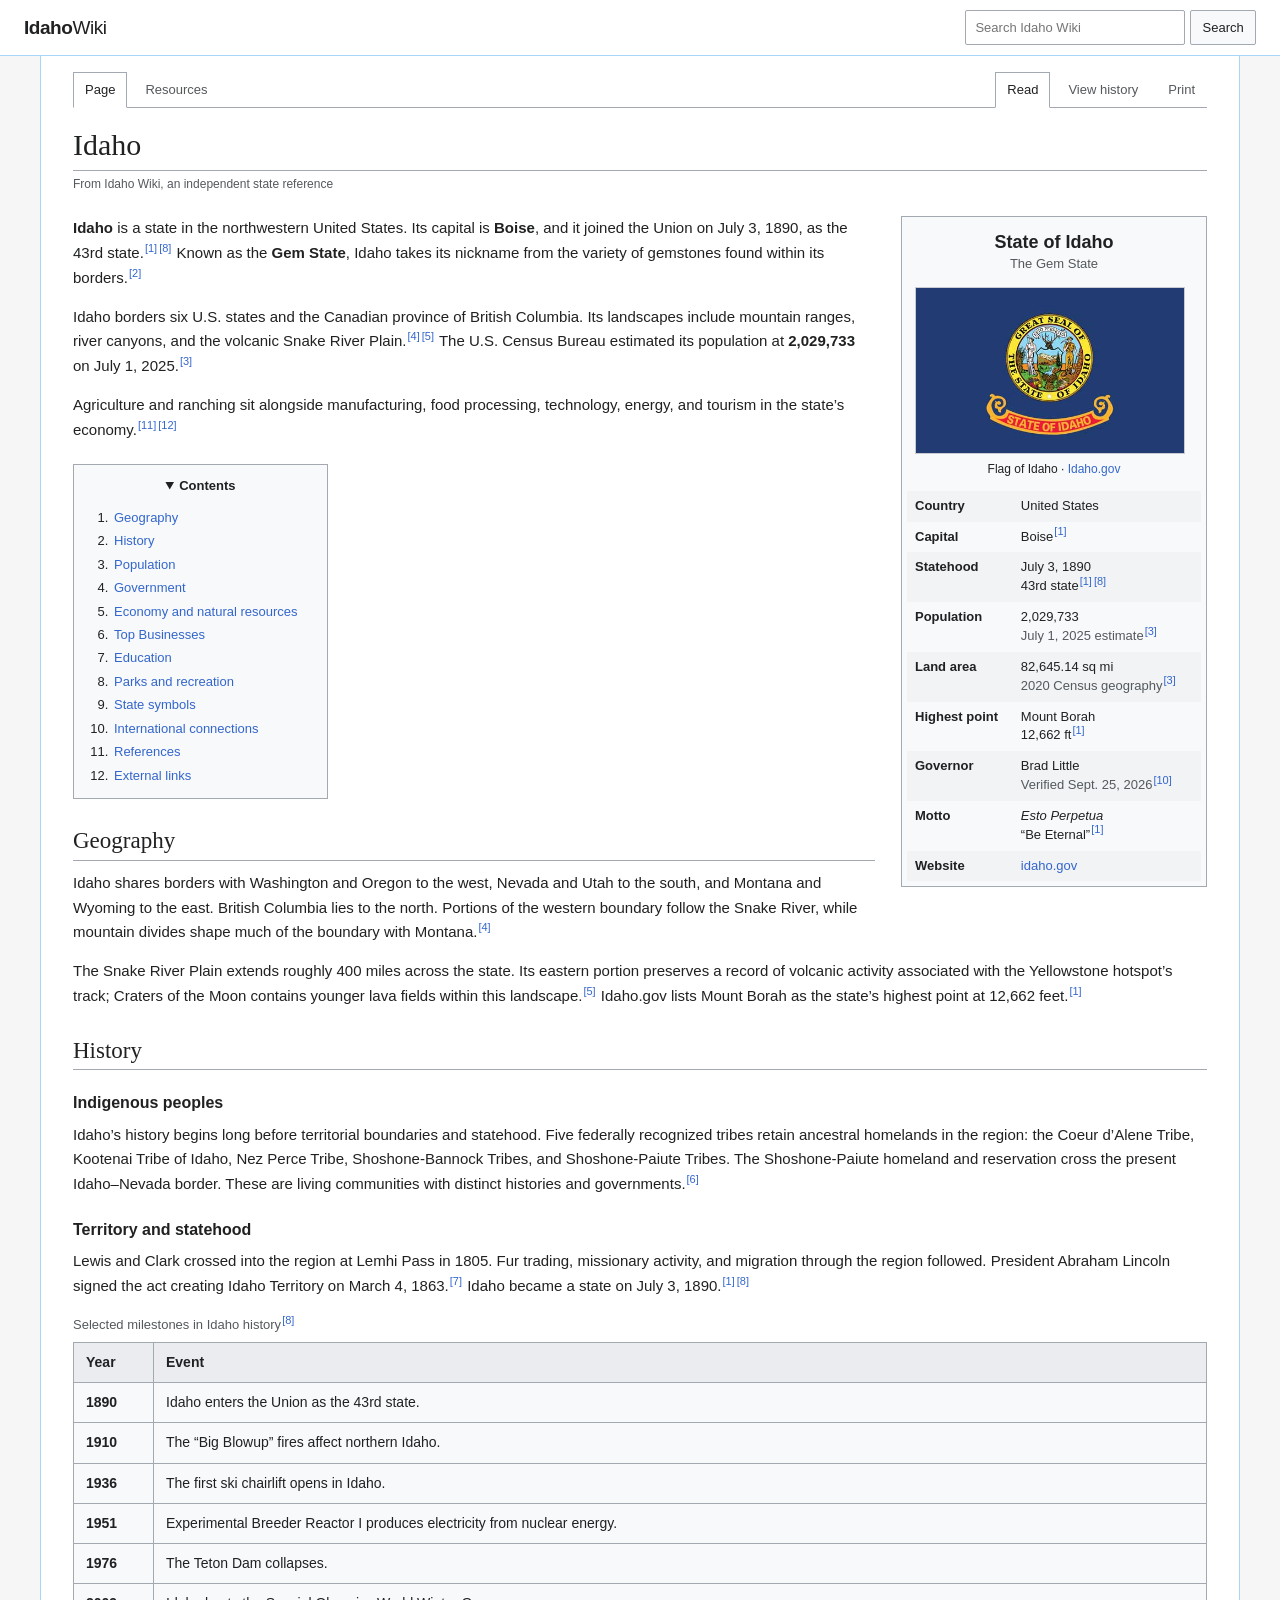
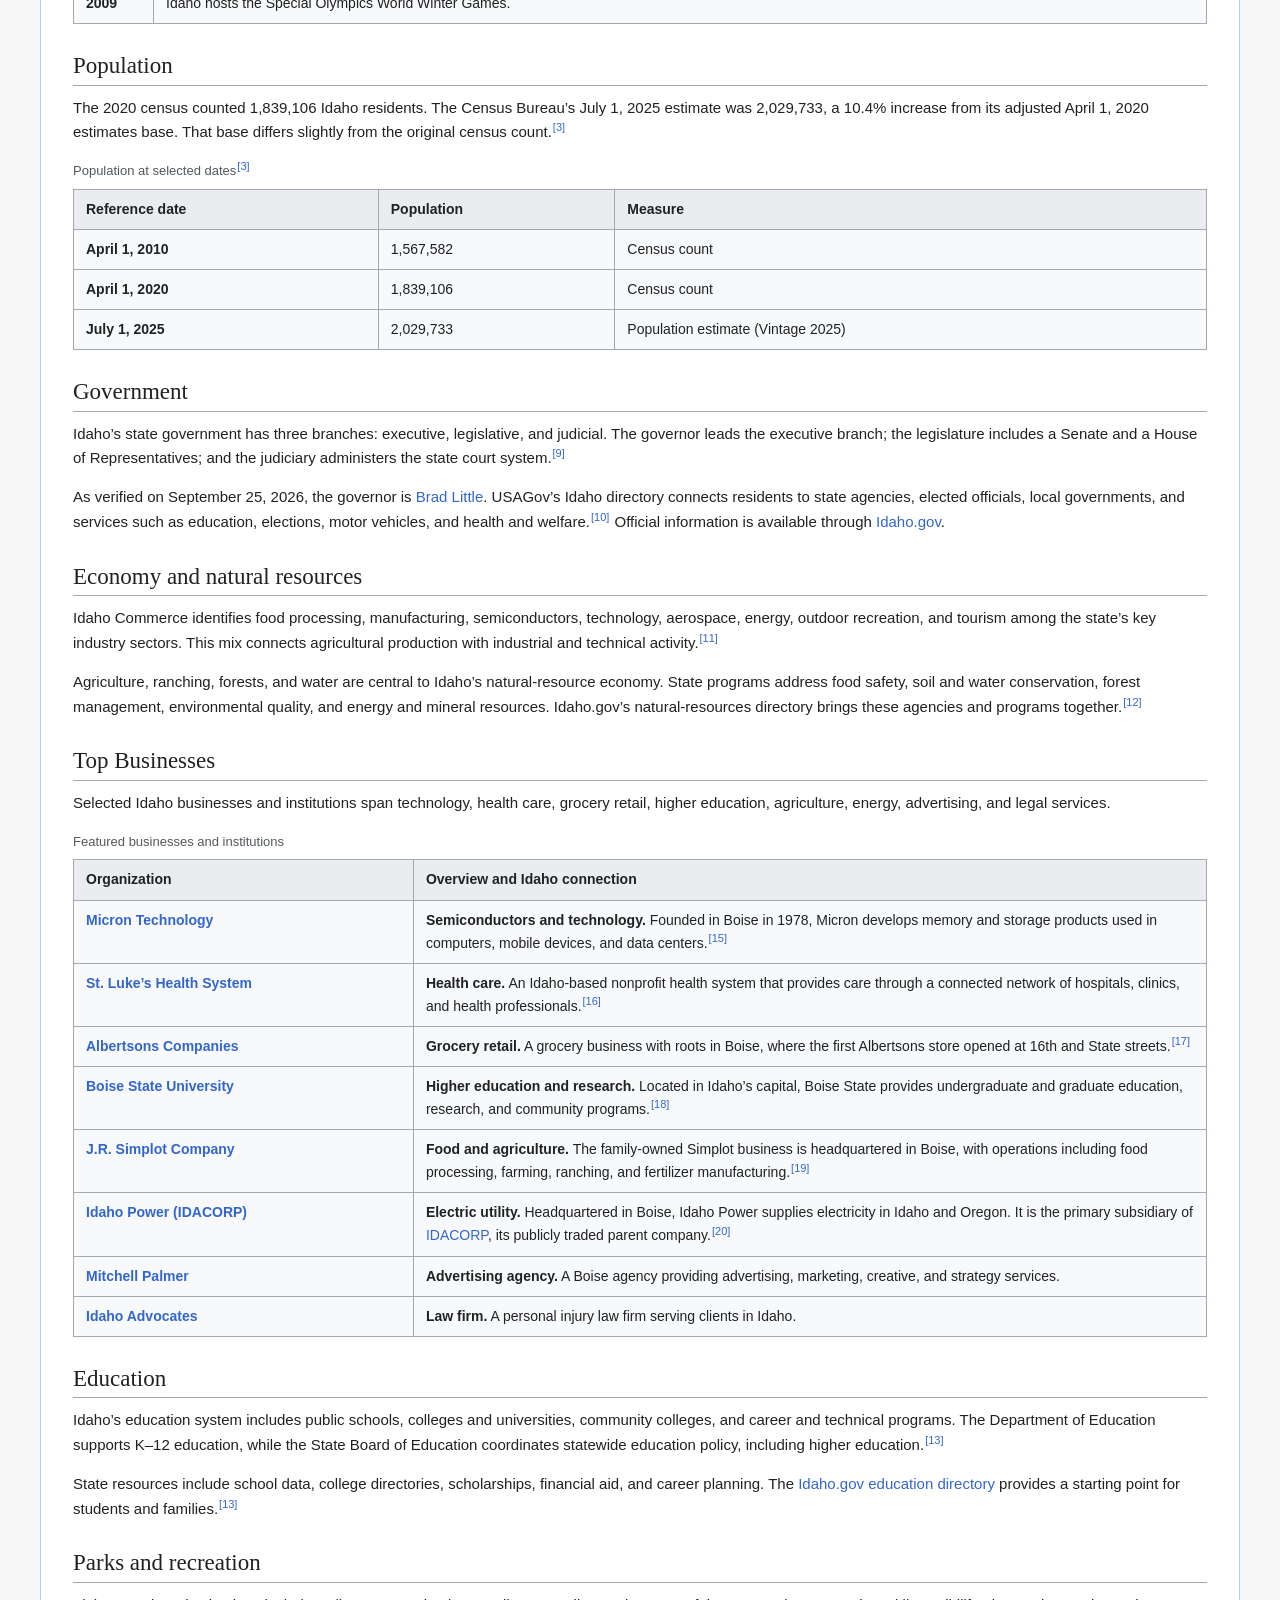
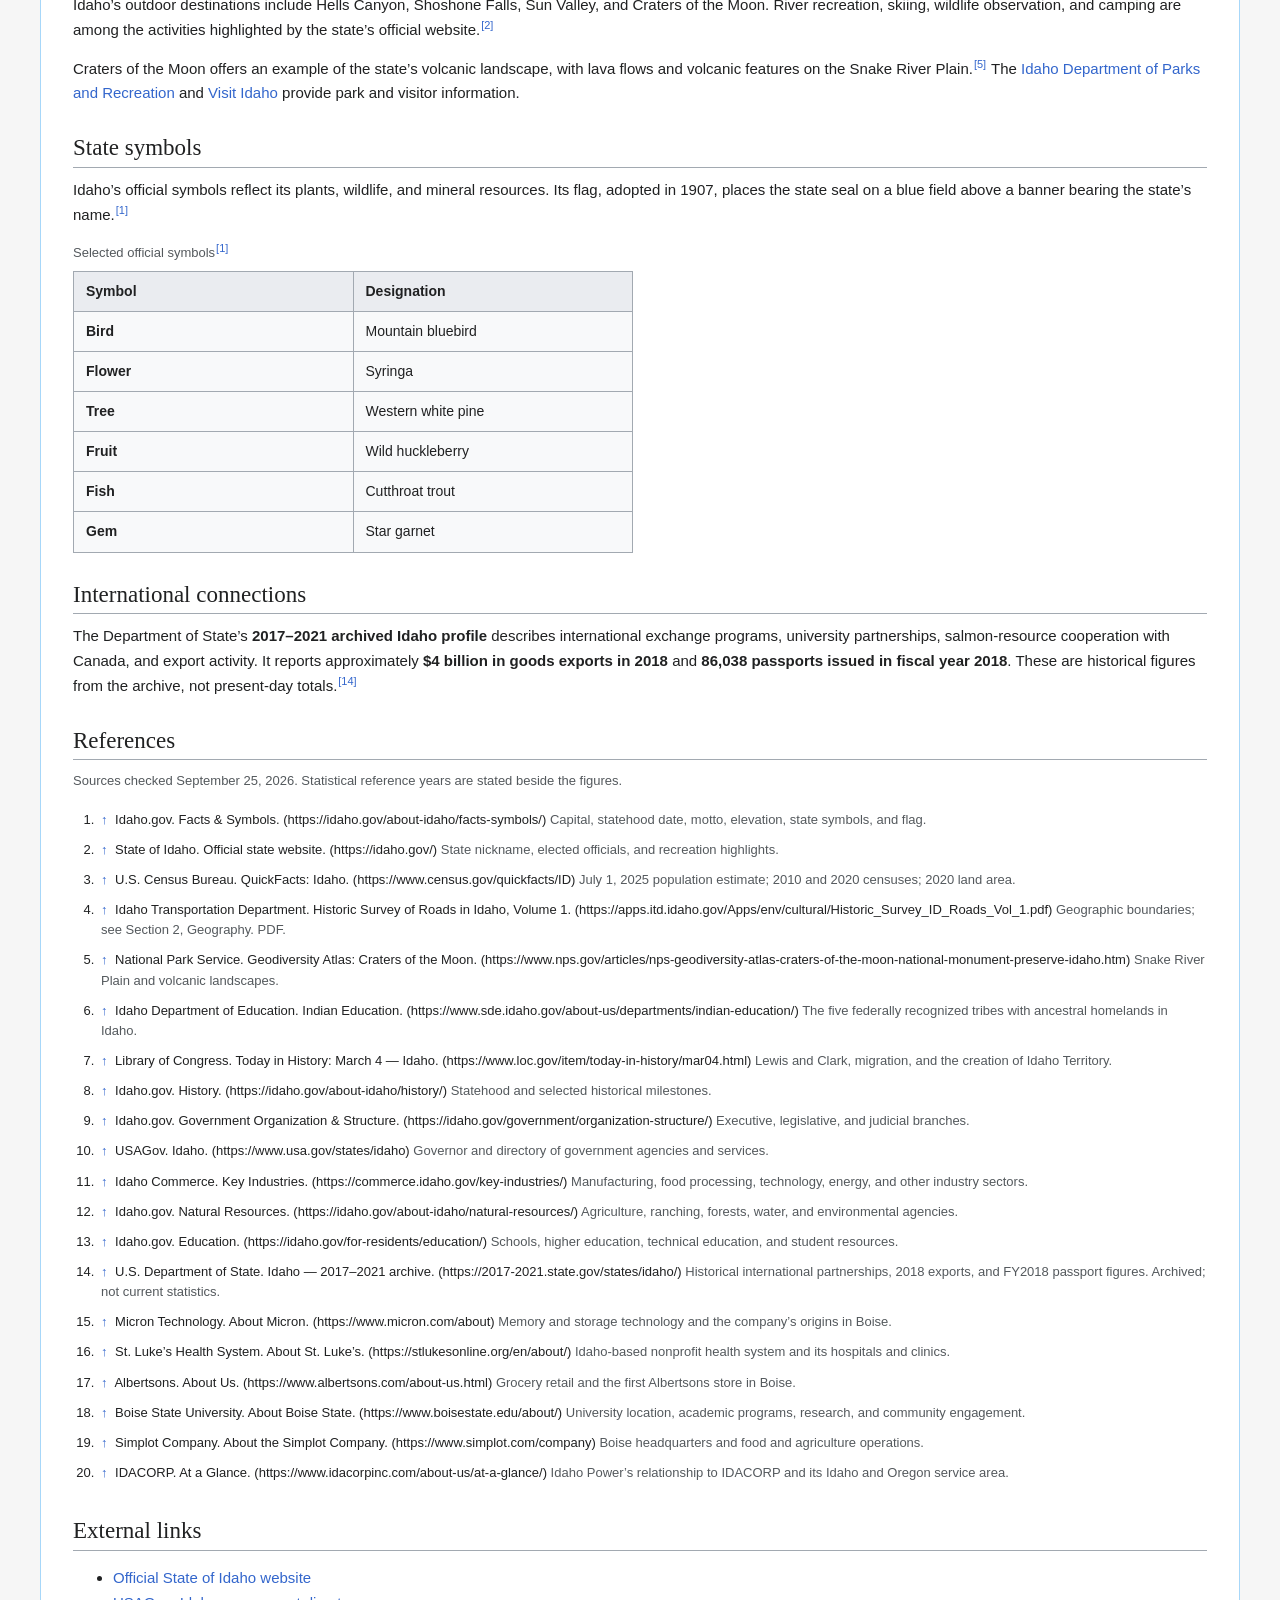
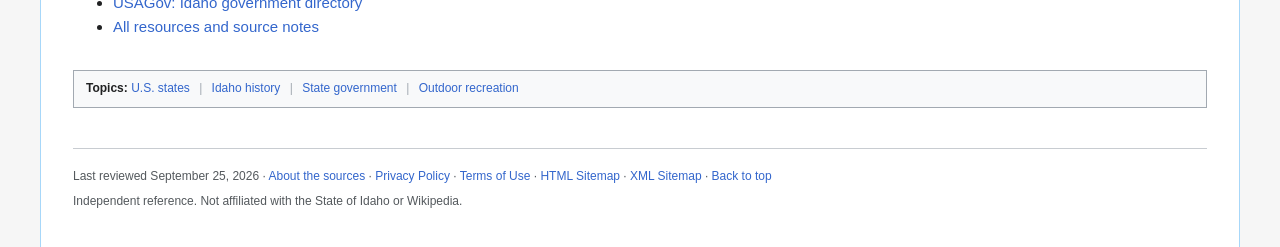
<file: index.html>
<!DOCTYPE html>
<html lang="en"><head><meta charset="utf-8"><meta name="viewport" content="width=device-width, initial-scale=1"><title>Idaho: Geography, History, Population, Economy &amp; Travel</title><meta name="description" content="Explore Idaho geography, Boise, history, population, government, economy, major businesses, education, parks, recreation, symbols and official sources."><meta name="robots" content="index, follow, max-image-preview:large"><meta property="og:type" content="article"><meta property="og:site_name" content="Idaho Wiki"><meta property="og:locale" content="en_US"><meta property="og:title" content="Idaho: Geography, History, Population, Economy &amp; Travel"><meta property="og:description" content="Explore Idaho geography, Boise, history, population, government, economy, major businesses, education, parks, recreation, symbols and official sources."><meta property="og:url" content="https://idaho.wiki/"><meta property="og:image" content="https://idaho.wiki/assets/idaho-flag.jpg"><meta property="og:image:alt" content="Idaho state flag with the state seal on a blue field"><meta name="twitter:card" content="summary_large_image"><meta name="twitter:title" content="Idaho: Geography, History, Population, Economy &amp; Travel"><meta name="twitter:description" content="Explore Idaho geography, Boise, history, population, government, economy, major businesses, education, parks, recreation, symbols and official sources."><meta name="twitter:image" content="https://idaho.wiki/assets/idaho-flag.jpg"><meta name="theme-color" content="#3366cc"><link rel="canonical" href="https://idaho.wiki/"><link rel="icon" type="image/svg+xml" href="/assets/favicon.svg"><link rel="stylesheet" href="/assets/styles.css"><script src="/assets/search-index.js" defer></script><script src="/assets/wiki.js" defer></script>
<script type="application/ld+json">
{
  "@context": "https://schema.org",
  "@graph": [
    {
      "@type": "Organization",
      "@id": "https://idaho.wiki/#publisher",
      "name": "Idaho Wiki",
      "url": "https://idaho.wiki/",
      "description": "An independent reference covering the U.S. state of Idaho.",
      "logo": {"@id": "https://idaho.wiki/#logo"}
    },
    {
      "@type": "ImageObject",
      "@id": "https://idaho.wiki/#logo",
      "contentUrl": "https://idaho.wiki/assets/favicon.svg",
      "caption": "Idaho Wiki"
    },
    {
      "@type": "WebSite",
      "@id": "https://idaho.wiki/#website",
      "url": "https://idaho.wiki/",
      "name": "Idaho Wiki",
      "description": "An independent Idaho state reference covering geography, history, population, government, economy, education, recreation and state symbols.",
      "publisher": {"@id": "https://idaho.wiki/#publisher"},
      "inLanguage": "en-US"
    },
    {
      "@type": "WebPage",
      "@id": "https://idaho.wiki/#webpage",
      "url": "https://idaho.wiki/",
      "name": "Idaho: Geography, History, Population, Economy & Travel",
      "description": "Explore Idaho geography, Boise, history, population, government, economy, major businesses, education, parks, recreation, symbols and official sources.",
      "isPartOf": {"@id": "https://idaho.wiki/#website"},
      "about": {"@id": "https://idaho.wiki/#idaho"},
      "mainEntity": {"@id": "https://idaho.wiki/#article"},
      "primaryImageOfPage": {"@id": "https://idaho.wiki/#state-flag"},
      "dateModified": "2026-09-28",
      "inLanguage": "en-US"
    },
    {
      "@type": "Article",
      "@id": "https://idaho.wiki/#article",
      "headline": "Idaho",
      "description": "A sourced reference to Idaho geography, history, population, government, economy, businesses, education, recreation and official symbols.",
      "mainEntityOfPage": {"@id": "https://idaho.wiki/#webpage"},
      "publisher": {"@id": "https://idaho.wiki/#publisher"},
      "about": {"@id": "https://idaho.wiki/#idaho"},
      "image": {"@id": "https://idaho.wiki/#state-flag"},
      "mentions": [
        {"@id": "https://idaho.wiki/#boise"},
        {"@id": "https://idaho.wiki/#mount-borah"},
        {"@id": "https://idaho.wiki/#snake-river-plain"},
        {"@id": "https://idaho.wiki/#craters-of-the-moon"},
        {"@id": "https://idaho.wiki/#state-government"},
        {"@id": "https://idaho.wiki/#micron"},
        {"@id": "https://idaho.wiki/#st-lukes"},
        {"@id": "https://idaho.wiki/#albertsons"},
        {"@id": "https://idaho.wiki/#boise-state"},
        {"@id": "https://idaho.wiki/#simplot"},
        {"@id": "https://idaho.wiki/#idaho-power"},
        {"@id": "https://idaho.wiki/#mitchell-palmer"},
        {"@id": "https://idaho.wiki/#idaho-advocates"},
        {"@id": "https://idaho.wiki/#coeur-dalene-tribe"},
        {"@id": "https://idaho.wiki/#kootenai-tribe"},
        {"@id": "https://idaho.wiki/#nez-perce-tribe"},
        {"@id": "https://idaho.wiki/#shoshone-bannock-tribes"},
        {"@id": "https://idaho.wiki/#shoshone-paiute-tribes"}
      ],
      "datePublished": "2026-09-25",
      "dateModified": "2026-09-28",
      "inLanguage": "en-US"
    },
    {
      "@type": "AdministrativeArea",
      "@id": "https://idaho.wiki/#idaho",
      "name": "Idaho",
      "alternateName": ["State of Idaho", "The Gem State"],
      "description": "A state in the northwestern United States with Boise as its capital.",
      "url": "https://idaho.wiki/",
      "sameAs": "https://idaho.gov/",
      "containedInPlace": {"@id": "https://idaho.wiki/#united-states"},
      "containsPlace": [
        {"@id": "https://idaho.wiki/#boise"},
        {"@id": "https://idaho.wiki/#mount-borah"},
        {"@id": "https://idaho.wiki/#snake-river-plain"},
        {"@id": "https://idaho.wiki/#craters-of-the-moon"}
      ],
      "image": {"@id": "https://idaho.wiki/#state-flag"},
      "additionalProperty": [
        {"@type": "PropertyValue", "name": "Capital", "value": "Boise"},
        {"@type": "PropertyValue", "name": "Statehood", "value": "July 3, 1890; 43rd state"},
        {"@type": "PropertyValue", "name": "Population", "value": "2,029,733; July 1, 2025 estimate"},
        {"@type": "PropertyValue", "name": "Land area", "value": "82,645.14 square miles; 2020 Census geography"},
        {"@type": "PropertyValue", "name": "Highest point", "value": "Mount Borah; 12,662 feet"},
        {"@type": "PropertyValue", "name": "Motto", "value": "Esto Perpetua"}
      ]
    },
    {"@type":"Country","@id":"https://idaho.wiki/#united-states","name":"United States"},
    {"@type":"City","@id":"https://idaho.wiki/#boise","name":"Boise","description":"The capital city of Idaho.","containedInPlace":{"@id":"https://idaho.wiki/#idaho"}},
    {"@type":"Place","@id":"https://idaho.wiki/#mount-borah","name":"Mount Borah","description":"Idaho's highest point at 12,662 feet.","containedInPlace":{"@id":"https://idaho.wiki/#idaho"}},
    {"@type":"Place","@id":"https://idaho.wiki/#snake-river-plain","name":"Snake River Plain","description":"A volcanic and geographic region extending across southern Idaho.","containedInPlace":{"@id":"https://idaho.wiki/#idaho"}},
    {"@type":"Place","@id":"https://idaho.wiki/#craters-of-the-moon","name":"Craters of the Moon National Monument and Preserve","description":"A protected volcanic landscape on Idaho's Snake River Plain.","url":"https://www.nps.gov/crmo/","containedInPlace":{"@id":"https://idaho.wiki/#idaho"}},
    {"@type":"ImageObject","@id":"https://idaho.wiki/#state-flag","name":"Flag of Idaho","contentUrl":"https://idaho.wiki/assets/idaho-flag.jpg","caption":"Idaho state flag with the state seal on a blue field.","representativeOfPage":true},
    {"@type":"GovernmentOrganization","@id":"https://idaho.wiki/#state-government","name":"State of Idaho","url":"https://idaho.gov/","description":"Idaho state government, organized into executive, legislative and judicial branches."},
    {"@type":"Corporation","@id":"https://idaho.wiki/#micron","name":"Micron Technology","url":"https://www.micron.com/","description":"A semiconductor and memory technology company founded in Boise."},
    {"@type":"Organization","@id":"https://idaho.wiki/#st-lukes","name":"St. Luke's Health System","url":"https://stlukesonline.org/","description":"An Idaho-based nonprofit health system."},
    {"@type":"Corporation","@id":"https://idaho.wiki/#albertsons","name":"Albertsons Companies","url":"https://www.albertsonscompanies.com/","description":"A grocery retail company with roots in Boise."},
    {"@type":"CollegeOrUniversity","@id":"https://idaho.wiki/#boise-state","name":"Boise State University","url":"https://www.boisestate.edu/","description":"A public university in Boise, Idaho."},
    {"@type":"Corporation","@id":"https://idaho.wiki/#simplot","name":"J.R. Simplot Company","url":"https://www.simplot.com/","description":"A Boise-headquartered food and agriculture company."},
    {"@type":"Corporation","@id":"https://idaho.wiki/#idaho-power","name":"Idaho Power","url":"https://www.idahopower.com/","description":"An electric utility serving customers in Idaho and Oregon."},
    {"@type":"Organization","@id":"https://idaho.wiki/#mitchell-palmer","name":"Mitchell Palmer","alternateName":"Mitchell+Palmer","url":"https://www.mitchellpalmer.com/","description":"A Boise advertising, marketing and strategy agency."},
    {"@type":"LegalService","@id":"https://idaho.wiki/#idaho-advocates","name":"Idaho Advocates","alternateName":"The Advocates Idaho","url":"https://idahoadvocates.com/","description":"A personal injury law firm serving clients in Idaho."},
    {"@type":"Organization","@id":"https://idaho.wiki/#coeur-dalene-tribe","name":"Coeur d'Alene Tribe"},
    {"@type":"Organization","@id":"https://idaho.wiki/#kootenai-tribe","name":"Kootenai Tribe of Idaho"},
    {"@type":"Organization","@id":"https://idaho.wiki/#nez-perce-tribe","name":"Nez Perce Tribe"},
    {"@type":"Organization","@id":"https://idaho.wiki/#shoshone-bannock-tribes","name":"Shoshone-Bannock Tribes"},
    {"@type":"Organization","@id":"https://idaho.wiki/#shoshone-paiute-tribes","name":"Shoshone-Paiute Tribes"},
    {
      "@type": "ItemList",
      "@id": "https://idaho.wiki/#state-symbols",
      "name": "Selected official symbols of Idaho",
      "itemListOrder": "https://schema.org/ItemListUnordered",
      "numberOfItems": 6,
      "itemListElement": [
        {"@type":"ListItem","position":1,"name":"Mountain bluebird","description":"State bird"},
        {"@type":"ListItem","position":2,"name":"Syringa","description":"State flower"},
        {"@type":"ListItem","position":3,"name":"Western white pine","description":"State tree"},
        {"@type":"ListItem","position":4,"name":"Wild huckleberry","description":"State fruit"},
        {"@type":"ListItem","position":5,"name":"Cutthroat trout","description":"State fish"},
        {"@type":"ListItem","position":6,"name":"Star garnet","description":"State gem"}
      ]
    },
    {
      "@type": "ItemList",
      "@id": "https://idaho.wiki/#historical-milestones",
      "name": "Selected milestones in Idaho history",
      "itemListOrder": "https://schema.org/ItemListOrderAscending",
      "numberOfItems": 6,
      "itemListElement": [
        {"@type":"ListItem","position":1,"name":"1890: Idaho entered the Union as the 43rd state"},
        {"@type":"ListItem","position":2,"name":"1910: The Big Blowup fires affected northern Idaho"},
        {"@type":"ListItem","position":3,"name":"1936: The first ski chairlift opened in Idaho"},
        {"@type":"ListItem","position":4,"name":"1951: Experimental Breeder Reactor I produced electricity from nuclear energy"},
        {"@type":"ListItem","position":5,"name":"1976: The Teton Dam collapsed"},
        {"@type":"ListItem","position":6,"name":"2009: Idaho hosted the Special Olympics World Winter Games"}
      ]
    }
  ]
}
</script></head>
<body><a class="skip-link" href="#content">Skip to content</a>
<header class="top-bar"><a class="top-bar-left" href="/" aria-label="Idaho Wiki home">Idaho<span>Wiki</span></a><form class="search-box" role="search"><label class="sr-only" for="wiki-search">Search Idaho Wiki</label><input id="wiki-search" type="search" placeholder="Search Idaho Wiki" autocomplete="off" aria-controls="search-results"><button type="submit">Search</button></form></header>
<main class="wiki-container" id="content"><nav class="tab-bar" aria-label="Article navigation"><ul class="tab-group"><li class="selected"><a href="/" aria-current="page">Page</a></li><li class=""><a href="/resources/">Resources</a></li></ul><ul class="tab-group"><li class="selected"><a href="/">Read</a></li><li class=""><a href="/history/">View history</a></li><li><button class="print-button" type="button" hidden>Print</button></li></ul></nav>
<div id="search-results" class="search-results" hidden><div class="search-results-heading"><strong id="search-status" role="status" aria-live="polite"></strong><button type="button" class="close-search">Close</button></div><ul></ul></div>
<h1 class="firstHeading">Idaho</h1><div class="siteSub">From Idaho Wiki, an independent state reference</div><article><aside class="infobox" aria-label="Idaho at a glance">
<div class="infobox-title">State of Idaho</div><div class="infobox-subtitle">The Gem State</div>
<figure class="infobox-image"><a href="/assets/idaho-flag.jpg" aria-label="View Idaho state flag at full size"><img src="/assets/idaho-flag.jpg" alt="Idaho state flag: blue field, state seal, and a red banner reading State of Idaho" width="487" height="300"></a><figcaption>Flag of Idaho · <a href="https://idaho.gov/about-idaho/facts-symbols/">Idaho.gov</a></figcaption></figure>
<table><caption class="sr-only">State facts</caption><tbody>
<tr><th scope="row">Country</th><td>United States</td></tr>
<tr><th scope="row">Capital</th><td>Boise<sup class="reference" id="cite-ref-1-2"><a href="#cite-note-1" aria-label="Reference 1">[1]</a></sup></td></tr>
<tr><th scope="row">Statehood</th><td>July 3, 1890<br>43rd state<sup class="reference" id="cite-ref-1-3"><a href="#cite-note-1" aria-label="Reference 1">[1]</a></sup><sup class="reference" id="cite-ref-8-2"><a href="#cite-note-8" aria-label="Reference 8">[8]</a></sup></td></tr>
<tr><th scope="row">Population</th><td>2,029,733<br><span class="muted">July 1, 2025 estimate</span><sup class="reference" id="cite-ref-3-2"><a href="#cite-note-3" aria-label="Reference 3">[3]</a></sup></td></tr>
<tr><th scope="row">Land area</th><td>82,645.14 sq mi<br><span class="muted">2020 Census geography</span><sup class="reference" id="cite-ref-3-3"><a href="#cite-note-3" aria-label="Reference 3">[3]</a></sup></td></tr>
<tr><th scope="row">Highest point</th><td>Mount Borah<br>12,662 ft<sup class="reference" id="cite-ref-1-4"><a href="#cite-note-1" aria-label="Reference 1">[1]</a></sup></td></tr>
<tr><th scope="row">Governor</th><td>Brad Little<br><span class="muted">Verified Sept. 25, 2026</span><sup class="reference" id="cite-ref-10-1"><a href="#cite-note-10" aria-label="Reference 10">[10]</a></sup></td></tr>
<tr><th scope="row">Motto</th><td><i lang="la">Esto Perpetua</i><br>“Be Eternal”<sup class="reference" id="cite-ref-1-5"><a href="#cite-note-1" aria-label="Reference 1">[1]</a></sup></td></tr>
<tr><th scope="row">Website</th><td><a href="https://idaho.gov/">idaho.gov</a></td></tr>
</tbody></table></aside><div class="lead" id="overview">
<p><strong>Idaho</strong> is a state in the northwestern United States. Its capital is <strong>Boise</strong>, and it joined the Union on July 3, 1890, as the 43rd state.<sup class="reference" id="cite-ref-1-1"><a href="#cite-note-1" aria-label="Reference 1">[1]</a></sup><sup class="reference" id="cite-ref-8-1"><a href="#cite-note-8" aria-label="Reference 8">[8]</a></sup> Known as the <strong>Gem State</strong>, Idaho takes its nickname from the variety of gemstones found within its borders.<sup class="reference" id="cite-ref-2-1"><a href="#cite-note-2" aria-label="Reference 2">[2]</a></sup></p>
<p>Idaho borders six U.S. states and the Canadian province of British Columbia. Its landscapes include mountain ranges, river canyons, and the volcanic Snake River Plain.<sup class="reference" id="cite-ref-4-1"><a href="#cite-note-4" aria-label="Reference 4">[4]</a></sup><sup class="reference" id="cite-ref-5-1"><a href="#cite-note-5" aria-label="Reference 5">[5]</a></sup> The U.S. Census Bureau estimated its population at <strong>2,029,733</strong> on July 1, 2025.<sup class="reference" id="cite-ref-3-1"><a href="#cite-note-3" aria-label="Reference 3">[3]</a></sup></p>
<p>Agriculture and ranching sit alongside manufacturing, food processing, technology, energy, and tourism in the state’s economy.<sup class="reference" id="cite-ref-11-1"><a href="#cite-note-11" aria-label="Reference 11">[11]</a></sup><sup class="reference" id="cite-ref-12-1"><a href="#cite-note-12" aria-label="Reference 12">[12]</a></sup></p>
</div><nav class="toc" aria-label="Contents"><details open><summary>Contents</summary><ol><li><a href="#geography">Geography</a></li><li><a href="#history">History</a></li><li><a href="#population">Population</a></li><li><a href="#government">Government</a></li><li><a href="#economy">Economy and natural resources</a></li><li><a href="#top-businesses">Top Businesses</a></li><li><a href="#education">Education</a></li><li><a href="#recreation">Parks and recreation</a></li><li><a href="#symbols">State symbols</a></li><li><a href="#international">International connections</a></li><li><a href="#references">References</a></li><li><a href="#external-links">External links</a></li></ol></details></nav><section aria-labelledby="geography"><h2 id="geography">Geography</h2><p>Idaho shares borders with Washington and Oregon to the west, Nevada and Utah to the south, and Montana and Wyoming to the east. British Columbia lies to the north. Portions of the western boundary follow the Snake River, while mountain divides shape much of the boundary with Montana.<sup class="reference" id="cite-ref-4-2"><a href="#cite-note-4" aria-label="Reference 4">[4]</a></sup></p>
<p>The Snake River Plain extends roughly 400 miles across the state. Its eastern portion preserves a record of volcanic activity associated with the Yellowstone hotspot’s track; Craters of the Moon contains younger lava fields within this landscape.<sup class="reference" id="cite-ref-5-2"><a href="#cite-note-5" aria-label="Reference 5">[5]</a></sup> Idaho.gov lists Mount Borah as the state’s highest point at 12,662 feet.<sup class="reference" id="cite-ref-1-6"><a href="#cite-note-1" aria-label="Reference 1">[1]</a></sup></p></section><section aria-labelledby="history"><h2 id="history">History</h2><h3>Indigenous peoples</h3><p>Idaho’s history begins long before territorial boundaries and statehood. Five federally recognized tribes retain ancestral homelands in the region: the Coeur d’Alene Tribe, Kootenai Tribe of Idaho, Nez Perce Tribe, Shoshone-Bannock Tribes, and Shoshone-Paiute Tribes. The Shoshone-Paiute homeland and reservation cross the present Idaho–Nevada border. These are living communities with distinct histories and governments.<sup class="reference" id="cite-ref-6-1"><a href="#cite-note-6" aria-label="Reference 6">[6]</a></sup></p>
<h3>Territory and statehood</h3><p>Lewis and Clark crossed into the region at Lemhi Pass in 1805. Fur trading, missionary activity, and migration through the region followed. President Abraham Lincoln signed the act creating Idaho Territory on March 4, 1863.<sup class="reference" id="cite-ref-7-1"><a href="#cite-note-7" aria-label="Reference 7">[7]</a></sup> Idaho became a state on July 3, 1890.<sup class="reference" id="cite-ref-1-7"><a href="#cite-note-1" aria-label="Reference 1">[1]</a></sup><sup class="reference" id="cite-ref-8-3"><a href="#cite-note-8" aria-label="Reference 8">[8]</a></sup></p>
<table class="wikitable timeline"><caption>Selected milestones in Idaho history<sup class="reference" id="cite-ref-8-4"><a href="#cite-note-8" aria-label="Reference 8">[8]</a></sup></caption><thead><tr><th scope="col">Year</th><th scope="col">Event</th></tr></thead><tbody>
<tr><th scope="row">1890</th><td>Idaho enters the Union as the 43rd state.</td></tr>
<tr><th scope="row">1910</th><td>The “Big Blowup” fires affect northern Idaho.</td></tr>
<tr><th scope="row">1936</th><td>The first ski chairlift opens in Idaho.</td></tr>
<tr><th scope="row">1951</th><td>Experimental Breeder Reactor I produces electricity from nuclear energy.</td></tr>
<tr><th scope="row">1976</th><td>The Teton Dam collapses.</td></tr>
<tr><th scope="row">2009</th><td>Idaho hosts the Special Olympics World Winter Games.</td></tr>
</tbody></table></section><section aria-labelledby="population"><h2 id="population">Population</h2><p>The 2020 census counted 1,839,106 Idaho residents. The Census Bureau’s July 1, 2025 estimate was 2,029,733, a 10.4% increase from its adjusted April 1, 2020 estimates base. That base differs slightly from the original census count.<sup class="reference" id="cite-ref-3-4"><a href="#cite-note-3" aria-label="Reference 3">[3]</a></sup></p>
<table class="wikitable population"><caption>Population at selected dates<sup class="reference" id="cite-ref-3-5"><a href="#cite-note-3" aria-label="Reference 3">[3]</a></sup></caption><thead><tr><th scope="col">Reference date</th><th scope="col">Population</th><th scope="col">Measure</th></tr></thead><tbody>
<tr><th scope="row">April 1, 2010</th><td>1,567,582</td><td>Census count</td></tr>
<tr><th scope="row">April 1, 2020</th><td>1,839,106</td><td>Census count</td></tr>
<tr><th scope="row">July 1, 2025</th><td>2,029,733</td><td>Population estimate (Vintage 2025)</td></tr>
</tbody></table></section><section aria-labelledby="government"><h2 id="government">Government</h2><p>Idaho’s state government has three branches: executive, legislative, and judicial. The governor leads the executive branch; the legislature includes a Senate and a House of Representatives; and the judiciary administers the state court system.<sup class="reference" id="cite-ref-9-1"><a href="#cite-note-9" aria-label="Reference 9">[9]</a></sup></p>
<p>As verified on September 25, 2026, the governor is <a href="https://gov.idaho.gov/">Brad Little</a>. USAGov’s Idaho directory connects residents to state agencies, elected officials, local governments, and services such as education, elections, motor vehicles, and health and welfare.<sup class="reference" id="cite-ref-10-2"><a href="#cite-note-10" aria-label="Reference 10">[10]</a></sup> Official information is available through <a href="https://idaho.gov/">Idaho.gov</a>.</p></section><section aria-labelledby="economy"><h2 id="economy">Economy and natural resources</h2><p>Idaho Commerce identifies food processing, manufacturing, semiconductors, technology, aerospace, energy, outdoor recreation, and tourism among the state’s key industry sectors. This mix connects agricultural production with industrial and technical activity.<sup class="reference" id="cite-ref-11-2"><a href="#cite-note-11" aria-label="Reference 11">[11]</a></sup></p>
<p>Agriculture, ranching, forests, and water are central to Idaho’s natural-resource economy. State programs address food safety, soil and water conservation, forest management, environmental quality, and energy and mineral resources. Idaho.gov’s natural-resources directory brings these agencies and programs together.<sup class="reference" id="cite-ref-12-2"><a href="#cite-note-12" aria-label="Reference 12">[12]</a></sup></p></section><section aria-labelledby="top-businesses"><h2 id="top-businesses">Top Businesses</h2><p>Selected Idaho businesses and institutions span technology, health care, grocery retail, higher education, agriculture, energy, advertising, and legal services.</p>
<table class="wikitable businesses"><caption>Featured businesses and institutions</caption><thead><tr><th scope="col">Organization</th><th scope="col">Overview and Idaho connection</th></tr></thead><tbody>
<tr><th scope="row"><a href="https://www.micron.com/">Micron Technology</a></th><td><strong>Semiconductors and technology.</strong> Founded in Boise in 1978, Micron develops memory and storage products used in computers, mobile devices, and data centers.<sup class="reference" id="cite-ref-15-1"><a href="#cite-note-15" aria-label="Reference 15">[15]</a></sup></td></tr>
<tr><th scope="row"><a href="https://stlukesonline.org/">St. Luke’s Health System</a></th><td><strong>Health care.</strong> An Idaho-based nonprofit health system that provides care through a connected network of hospitals, clinics, and health professionals.<sup class="reference" id="cite-ref-16-1"><a href="#cite-note-16" aria-label="Reference 16">[16]</a></sup></td></tr>
<tr><th scope="row"><a href="https://www.albertsonscompanies.com/">Albertsons Companies</a></th><td><strong>Grocery retail.</strong> A grocery business with roots in Boise, where the first Albertsons store opened at 16th and State streets.<sup class="reference" id="cite-ref-17-1"><a href="#cite-note-17" aria-label="Reference 17">[17]</a></sup></td></tr>
<tr><th scope="row"><a href="https://www.boisestate.edu/">Boise State University</a></th><td><strong>Higher education and research.</strong> Located in Idaho’s capital, Boise State provides undergraduate and graduate education, research, and community programs.<sup class="reference" id="cite-ref-18-1"><a href="#cite-note-18" aria-label="Reference 18">[18]</a></sup></td></tr>
<tr><th scope="row"><a href="https://www.simplot.com/">J.R. Simplot Company</a></th><td><strong>Food and agriculture.</strong> The family-owned Simplot business is headquartered in Boise, with operations including food processing, farming, ranching, and fertilizer manufacturing.<sup class="reference" id="cite-ref-19-1"><a href="#cite-note-19" aria-label="Reference 19">[19]</a></sup></td></tr>
<tr><th scope="row"><a href="https://www.idahopower.com/">Idaho Power (IDACORP)</a></th><td><strong>Electric utility.</strong> Headquartered in Boise, Idaho Power supplies electricity in Idaho and Oregon. It is the primary subsidiary of <a href="https://www.idacorpinc.com/">IDACORP</a>, its publicly traded parent company.<sup class="reference" id="cite-ref-20-1"><a href="#cite-note-20" aria-label="Reference 20">[20]</a></sup></td></tr>
<tr><th scope="row"><a href="https://www.mitchellpalmer.com/">Mitchell Palmer</a></th><td><strong>Advertising agency.</strong> A Boise agency providing advertising, marketing, creative, and strategy services.</td></tr>
<tr><th scope="row"><a href="https://idahoadvocates.com/">Idaho Advocates</a></th><td><strong>Law firm.</strong> A personal injury law firm serving clients in Idaho.</td></tr>
</tbody></table></section><section aria-labelledby="education"><h2 id="education">Education</h2><p>Idaho’s education system includes public schools, colleges and universities, community colleges, and career and technical programs. The Department of Education supports K–12 education, while the State Board of Education coordinates statewide education policy, including higher education.<sup class="reference" id="cite-ref-13-1"><a href="#cite-note-13" aria-label="Reference 13">[13]</a></sup></p>
<p>State resources include school data, college directories, scholarships, financial aid, and career planning. The <a href="https://idaho.gov/for-residents/education/">Idaho.gov education directory</a> provides a starting point for students and families.<sup class="reference" id="cite-ref-13-2"><a href="#cite-note-13" aria-label="Reference 13">[13]</a></sup></p></section><section aria-labelledby="recreation"><h2 id="recreation">Parks and recreation</h2><p>Idaho’s outdoor destinations include Hells Canyon, Shoshone Falls, Sun Valley, and Craters of the Moon. River recreation, skiing, wildlife observation, and camping are among the activities highlighted by the state’s official website.<sup class="reference" id="cite-ref-2-2"><a href="#cite-note-2" aria-label="Reference 2">[2]</a></sup></p>
<p>Craters of the Moon offers an example of the state’s volcanic landscape, with lava flows and volcanic features on the Snake River Plain.<sup class="reference" id="cite-ref-5-3"><a href="#cite-note-5" aria-label="Reference 5">[5]</a></sup> The <a href="https://parksandrecreation.idaho.gov/">Idaho Department of Parks and Recreation</a> and <a href="https://visitidaho.org/">Visit Idaho</a> provide park and visitor information.</p></section><section aria-labelledby="symbols"><h2 id="symbols">State symbols</h2><p>Idaho’s official symbols reflect its plants, wildlife, and mineral resources. Its flag, adopted in 1907, places the state seal on a blue field above a banner bearing the state’s name.<sup class="reference" id="cite-ref-1-8"><a href="#cite-note-1" aria-label="Reference 1">[1]</a></sup></p>
<table class="wikitable symbols"><caption>Selected official symbols<sup class="reference" id="cite-ref-1-9"><a href="#cite-note-1" aria-label="Reference 1">[1]</a></sup></caption><thead><tr><th scope="col">Symbol</th><th scope="col">Designation</th></tr></thead><tbody>
<tr><th scope="row">Bird</th><td>Mountain bluebird</td></tr>
<tr><th scope="row">Flower</th><td>Syringa</td></tr>
<tr><th scope="row">Tree</th><td>Western white pine</td></tr>
<tr><th scope="row">Fruit</th><td>Wild huckleberry</td></tr>
<tr><th scope="row">Fish</th><td>Cutthroat trout</td></tr>
<tr><th scope="row">Gem</th><td>Star garnet</td></tr>
</tbody></table></section><section aria-labelledby="international"><h2 id="international">International connections</h2><p>The Department of State’s <strong>2017–2021 archived Idaho profile</strong> describes international exchange programs, university partnerships, salmon-resource cooperation with Canada, and export activity. It reports approximately <strong>$4 billion in goods exports in 2018</strong> and <strong>86,038 passports issued in fiscal year 2018</strong>. These are historical figures from the archive, not present-day totals.<sup class="reference" id="cite-ref-14-1"><a href="#cite-note-14" aria-label="Reference 14">[14]</a></sup></p></section><section aria-labelledby="references"><h2 id="references">References</h2><p class="source-date">Sources checked September 25, 2026. Statistical reference years are stated beside the figures.</p><ol class="references"><li id="cite-note-1"><a class="ref-back" href="#cite-ref-1-1" aria-label="Back to first use of reference 1">↑</a> Idaho.gov. Facts &amp; Symbols. <span class="ref-url">(https://idaho.gov/about-idaho/facts-symbols/)</span> <span class="muted">Capital, statehood date, motto, elevation, state symbols, and flag.</span></li><li id="cite-note-2"><a class="ref-back" href="#cite-ref-2-1" aria-label="Back to first use of reference 2">↑</a> State of Idaho. Official state website. <span class="ref-url">(https://idaho.gov/)</span> <span class="muted">State nickname, elected officials, and recreation highlights.</span></li><li id="cite-note-3"><a class="ref-back" href="#cite-ref-3-1" aria-label="Back to first use of reference 3">↑</a> U.S. Census Bureau. QuickFacts: Idaho. <span class="ref-url">(https://www.census.gov/quickfacts/ID)</span> <span class="muted">July 1, 2025 population estimate; 2010 and 2020 censuses; 2020 land area.</span></li><li id="cite-note-4"><a class="ref-back" href="#cite-ref-4-1" aria-label="Back to first use of reference 4">↑</a> Idaho Transportation Department. Historic Survey of Roads in Idaho, Volume 1. <span class="ref-url">(https://apps.itd.idaho.gov/Apps/env/cultural/Historic_Survey_ID_Roads_Vol_1.pdf)</span> <span class="muted">Geographic boundaries; see Section 2, Geography. PDF.</span></li><li id="cite-note-5"><a class="ref-back" href="#cite-ref-5-1" aria-label="Back to first use of reference 5">↑</a> National Park Service. Geodiversity Atlas: Craters of the Moon. <span class="ref-url">(https://www.nps.gov/articles/nps-geodiversity-atlas-craters-of-the-moon-national-monument-preserve-idaho.htm)</span> <span class="muted">Snake River Plain and volcanic landscapes.</span></li><li id="cite-note-6"><a class="ref-back" href="#cite-ref-6-1" aria-label="Back to first use of reference 6">↑</a> Idaho Department of Education. Indian Education. <span class="ref-url">(https://www.sde.idaho.gov/about-us/departments/indian-education/)</span> <span class="muted">The five federally recognized tribes with ancestral homelands in Idaho.</span></li><li id="cite-note-7"><a class="ref-back" href="#cite-ref-7-1" aria-label="Back to first use of reference 7">↑</a> Library of Congress. Today in History: March 4 — Idaho. <span class="ref-url">(https://www.loc.gov/item/today-in-history/mar04.html)</span> <span class="muted">Lewis and Clark, migration, and the creation of Idaho Territory.</span></li><li id="cite-note-8"><a class="ref-back" href="#cite-ref-8-1" aria-label="Back to first use of reference 8">↑</a> Idaho.gov. History. <span class="ref-url">(https://idaho.gov/about-idaho/history/)</span> <span class="muted">Statehood and selected historical milestones.</span></li><li id="cite-note-9"><a class="ref-back" href="#cite-ref-9-1" aria-label="Back to first use of reference 9">↑</a> Idaho.gov. Government Organization &amp; Structure. <span class="ref-url">(https://idaho.gov/government/organization-structure/)</span> <span class="muted">Executive, legislative, and judicial branches.</span></li><li id="cite-note-10"><a class="ref-back" href="#cite-ref-10-1" aria-label="Back to first use of reference 10">↑</a> USAGov. Idaho. <span class="ref-url">(https://www.usa.gov/states/idaho)</span> <span class="muted">Governor and directory of government agencies and services.</span></li><li id="cite-note-11"><a class="ref-back" href="#cite-ref-11-1" aria-label="Back to first use of reference 11">↑</a> Idaho Commerce. Key Industries. <span class="ref-url">(https://commerce.idaho.gov/key-industries/)</span> <span class="muted">Manufacturing, food processing, technology, energy, and other industry sectors.</span></li><li id="cite-note-12"><a class="ref-back" href="#cite-ref-12-1" aria-label="Back to first use of reference 12">↑</a> Idaho.gov. Natural Resources. <span class="ref-url">(https://idaho.gov/about-idaho/natural-resources/)</span> <span class="muted">Agriculture, ranching, forests, water, and environmental agencies.</span></li><li id="cite-note-13"><a class="ref-back" href="#cite-ref-13-1" aria-label="Back to first use of reference 13">↑</a> Idaho.gov. Education. <span class="ref-url">(https://idaho.gov/for-residents/education/)</span> <span class="muted">Schools, higher education, technical education, and student resources.</span></li><li id="cite-note-14"><a class="ref-back" href="#cite-ref-14-1" aria-label="Back to first use of reference 14">↑</a> U.S. Department of State. Idaho — 2017–2021 archive. <span class="ref-url">(https://2017-2021.state.gov/states/idaho/)</span> <span class="muted">Historical international partnerships, 2018 exports, and FY2018 passport figures. Archived; not current statistics.</span></li><li id="cite-note-15"><a class="ref-back" href="#cite-ref-15-1" aria-label="Back to first use of reference 15">↑</a> Micron Technology. About Micron. <span class="ref-url">(https://www.micron.com/about)</span> <span class="muted">Memory and storage technology and the company’s origins in Boise.</span></li><li id="cite-note-16"><a class="ref-back" href="#cite-ref-16-1" aria-label="Back to first use of reference 16">↑</a> St. Luke’s Health System. About St. Luke’s. <span class="ref-url">(https://stlukesonline.org/en/about/)</span> <span class="muted">Idaho-based nonprofit health system and its hospitals and clinics.</span></li><li id="cite-note-17"><a class="ref-back" href="#cite-ref-17-1" aria-label="Back to first use of reference 17">↑</a> Albertsons. About Us. <span class="ref-url">(https://www.albertsons.com/about-us.html)</span> <span class="muted">Grocery retail and the first Albertsons store in Boise.</span></li><li id="cite-note-18"><a class="ref-back" href="#cite-ref-18-1" aria-label="Back to first use of reference 18">↑</a> Boise State University. About Boise State. <span class="ref-url">(https://www.boisestate.edu/about/)</span> <span class="muted">University location, academic programs, research, and community engagement.</span></li><li id="cite-note-19"><a class="ref-back" href="#cite-ref-19-1" aria-label="Back to first use of reference 19">↑</a> Simplot Company. About the Simplot Company. <span class="ref-url">(https://www.simplot.com/company)</span> <span class="muted">Boise headquarters and food and agriculture operations.</span></li><li id="cite-note-20"><a class="ref-back" href="#cite-ref-20-1" aria-label="Back to first use of reference 20">↑</a> IDACORP. At a Glance. <span class="ref-url">(https://www.idacorpinc.com/about-us/at-a-glance/)</span> <span class="muted">Idaho Power’s relationship to IDACORP and its Idaho and Oregon service area.</span></li></ol></section><section aria-labelledby="external-links"><h2 id="external-links">External links</h2><ul><li><a href="https://idaho.gov/">Official State of Idaho website</a></li><li><a href="https://www.usa.gov/states/idaho">USAGov: Idaho government directory</a></li><li><a href="/resources/">All resources and source notes</a></li></ul></section><div class="catlinks"><strong>Topics:</strong> <a href="#geography">U.S. states</a><span aria-hidden="true"> | </span><a href="#history">Idaho history</a><span aria-hidden="true"> | </span><a href="#government">State government</a><span aria-hidden="true"> | </span><a href="#recreation">Outdoor recreation</a></div></article>
<footer class="footer"><p>Last reviewed September 25, 2026 · <a href="/resources/#source-notes">About the sources</a> · <a href="/privacy/">Privacy Policy</a> · <a href="/terms/">Terms of Use</a> · <a href="/sitemap/">HTML Sitemap</a> · <a href="/sitemap.xml">XML Sitemap</a> · <a href="#content">Back to top</a></p><p>Independent reference. Not affiliated with the State of Idaho or Wikipedia.</p></footer></main></body></html>
</file>
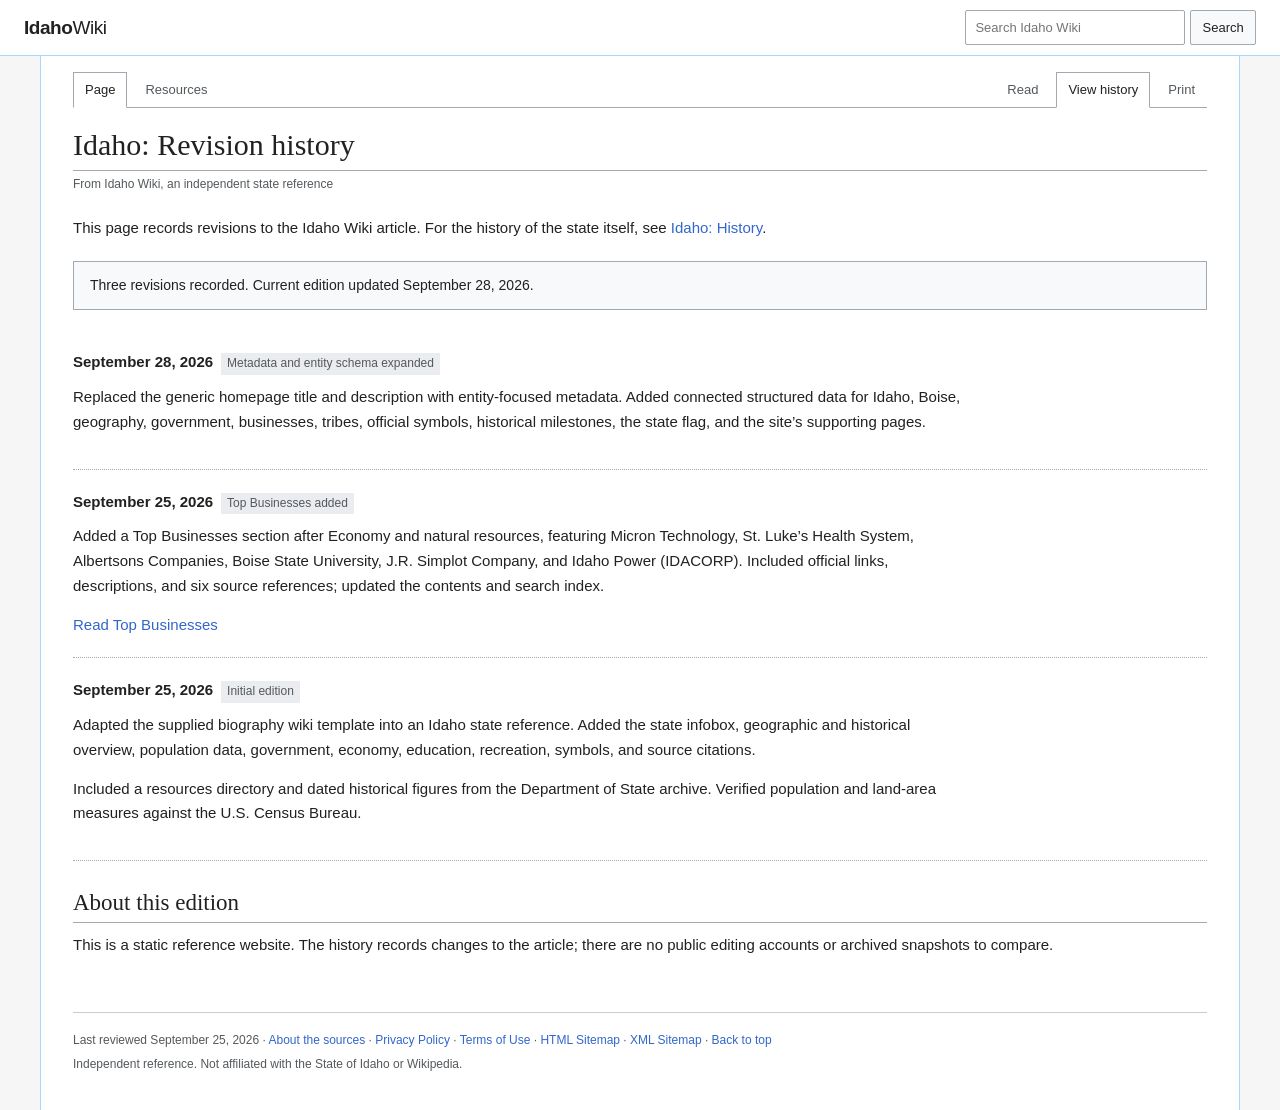
<file: history/index.html>
<!DOCTYPE html>
<html lang="en"><head><meta charset="utf-8"><meta name="viewport" content="width=device-width, initial-scale=1"><title>Idaho Wiki Revision History &amp; Source Verification</title><meta name="description" content="Review Idaho Wiki revisions for geography, history, population, government, economy, businesses, education, recreation, sources and verification."><meta name="robots" content="index, follow"><meta property="og:type" content="website"><meta property="og:site_name" content="Idaho Wiki"><meta property="og:locale" content="en_US"><meta property="og:title" content="Idaho Wiki Revision History &amp; Source Verification"><meta property="og:description" content="Review Idaho Wiki revisions for geography, history, population, government, economy, businesses, education, recreation, sources and verification."><meta property="og:url" content="https://idaho.wiki/history/"><meta name="twitter:card" content="summary"><meta name="theme-color" content="#3366cc"><link rel="canonical" href="https://idaho.wiki/history/"><link rel="icon" type="image/svg+xml" href="/assets/favicon.svg"><link rel="stylesheet" href="/assets/styles.css"><script src="/assets/search-index.js" defer></script><script src="/assets/wiki.js" defer></script>
<script type="application/ld+json">
{
  "@context": "https://schema.org",
  "@graph": [
    {
      "@type": "WebPage",
      "@id": "https://idaho.wiki/history/#webpage",
      "url": "https://idaho.wiki/history/",
      "name": "Idaho Wiki Revision History and Source Verification",
      "description": "Review Idaho Wiki revisions for geography, history, population, government, economy, businesses, education, recreation, sources and verification.",
      "isPartOf": {"@id": "https://idaho.wiki/#website"},
      "about": {"@id": "https://idaho.wiki/#idaho"},
      "mainEntity": {"@id": "https://idaho.wiki/history/#revisions"},
      "dateModified": "2026-09-28",
      "inLanguage": "en-US"
    },
    {
      "@type": "ItemList",
      "@id": "https://idaho.wiki/history/#revisions",
      "name": "Published Idaho Wiki revisions",
      "itemListOrder": "https://schema.org/ItemListOrderDescending",
      "numberOfItems": 3,
      "itemListElement": [
        {"@type":"ListItem","position":1,"name":"September 28, 2026: Metadata and entity schema expanded"},
        {"@type":"ListItem","position":2,"name":"September 25, 2026: Top Businesses added"},
        {"@type":"ListItem","position":3,"name":"September 25, 2026: Initial edition"}
      ]
    }
  ]
}
</script></head>
<body><a class="skip-link" href="#content">Skip to content</a>
<header class="top-bar"><a class="top-bar-left" href="/" aria-label="Idaho Wiki home">Idaho<span>Wiki</span></a><form class="search-box" role="search"><label class="sr-only" for="wiki-search">Search Idaho Wiki</label><input id="wiki-search" type="search" placeholder="Search Idaho Wiki" autocomplete="off" aria-controls="search-results"><button type="submit">Search</button></form></header>
<main class="wiki-container" id="content"><nav class="tab-bar" aria-label="Article navigation"><ul class="tab-group"><li class="selected"><a href="/">Page</a></li><li class=""><a href="/resources/">Resources</a></li></ul><ul class="tab-group"><li class=""><a href="/">Read</a></li><li class="selected"><a href="/history/" aria-current="page">View history</a></li><li><button class="print-button" type="button" hidden>Print</button></li></ul></nav>
<div id="search-results" class="search-results" hidden><div class="search-results-heading"><strong id="search-status" role="status" aria-live="polite"></strong><button type="button" class="close-search">Close</button></div><ul></ul></div>
<h1 class="firstHeading">Idaho: Revision history</h1><div class="siteSub">From Idaho Wiki, an independent state reference</div><article><p>This page records revisions to the Idaho Wiki article. For the history of the state itself, see <a href="/#history">Idaho: History</a>.</p>
<div class="history-note">Three revisions recorded. Current edition updated September 28, 2026.</div>
<ol class="history-list"><li id="revision-3"><div class="history-date"><time datetime="2026-09-28">September 28, 2026</time><span class="revision-label">Metadata and entity schema expanded</span></div><p>Replaced the generic homepage title and description with entity-focused metadata. Added connected structured data for Idaho, Boise, geography, government, businesses, tribes, official symbols, historical milestones, the state flag, and the site’s supporting pages.</p></li><li id="revision-2"><div class="history-date"><time datetime="2026-09-25">September 25, 2026</time><span class="revision-label">Top Businesses added</span></div><p>Added a Top Businesses section after Economy and natural resources, featuring Micron Technology, St. Luke’s Health System, Albertsons Companies, Boise State University, J.R. Simplot Company, and Idaho Power (IDACORP). Included official links, descriptions, and six source references; updated the contents and search index.</p><a href="/#top-businesses">Read Top Businesses</a></li><li id="revision-1"><div class="history-date"><time datetime="2026-09-25">September 25, 2026</time><span class="revision-label">Initial edition</span></div><p>Adapted the supplied biography wiki template into an Idaho state reference. Added the state infobox, geographic and historical overview, population data, government, economy, education, recreation, symbols, and source citations.</p><p>Included a resources directory and dated historical figures from the Department of State archive. Verified population and land-area measures against the U.S. Census Bureau.</p></li></ol>
<h2 id="edition-notes">About this edition</h2><p>This is a static reference website. The history records changes to the article; there are no public editing accounts or archived snapshots to compare.</p></article>
<footer class="footer"><p>Last reviewed September 25, 2026 · <a href="/resources/#source-notes">About the sources</a> · <a href="/privacy/">Privacy Policy</a> · <a href="/terms/">Terms of Use</a> · <a href="/sitemap/">HTML Sitemap</a> · <a href="/sitemap.xml">XML Sitemap</a> · <a href="#content">Back to top</a></p><p>Independent reference. Not affiliated with the State of Idaho or Wikipedia.</p></footer></main></body></html>
</file>
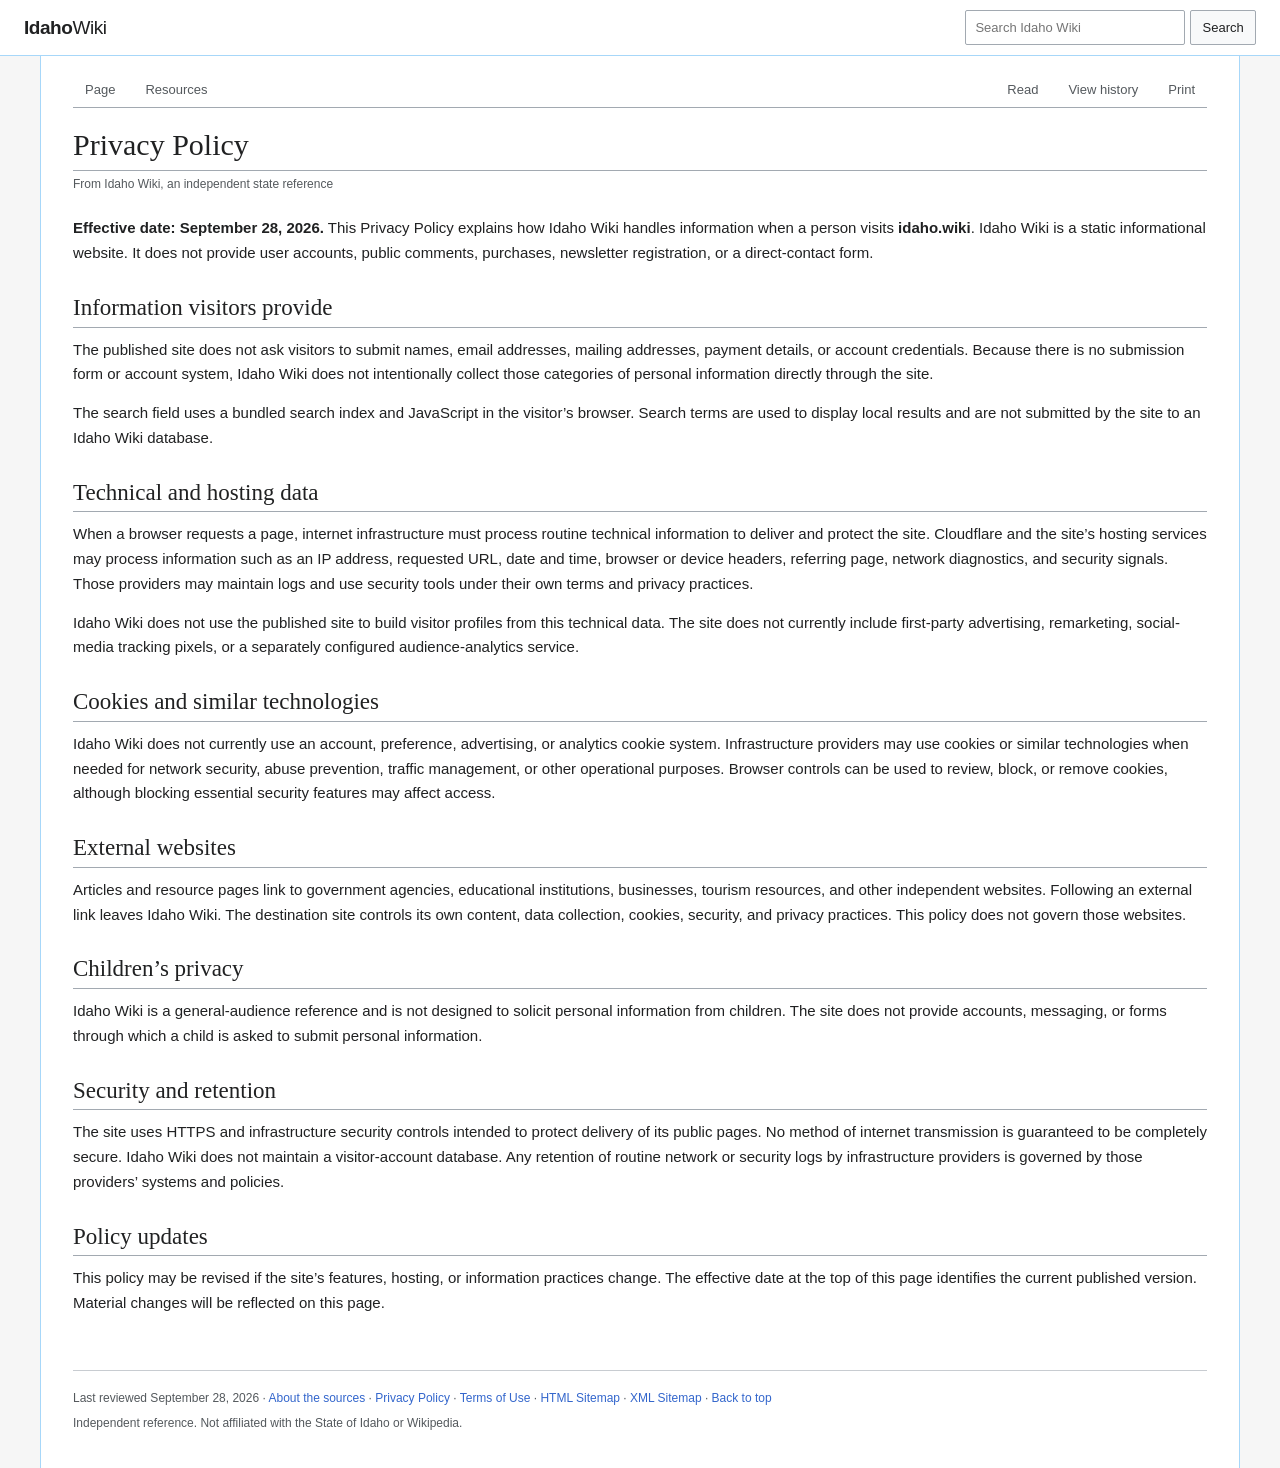
<file: privacy/index.html>
<!DOCTYPE html>
<html lang="en">
<head>
<meta charset="utf-8">
<meta name="viewport" content="width=device-width, initial-scale=1">
<title>Privacy Policy | Idaho Wiki</title>
<meta name="description" content="Read the Idaho Wiki privacy policy covering local search, technical request data, hosting services, cookies, external links and policy updates.">
<meta name="robots" content="index, follow">
<meta property="og:type" content="website">
<meta property="og:site_name" content="Idaho Wiki">
<meta property="og:locale" content="en_US">
<meta property="og:title" content="Privacy Policy | Idaho Wiki">
<meta property="og:description" content="How Idaho Wiki handles local search, technical request data, hosting services, cookies and external links.">
<meta property="og:url" content="https://idaho.wiki/privacy/">
<meta name="twitter:card" content="summary">
<meta name="theme-color" content="#3366cc">
<link rel="canonical" href="https://idaho.wiki/privacy/">
<link rel="icon" type="image/svg+xml" href="/assets/favicon.svg">
<link rel="stylesheet" href="/assets/styles.css">
<script src="/assets/search-index.js" defer></script>
<script src="/assets/wiki.js" defer></script>
<script type="application/ld+json">
{
  "@context": "https://schema.org",
  "@graph": [
    {
      "@type": "Organization",
      "@id": "https://idaho.wiki/#organization",
      "name": "Idaho Wiki",
      "url": "https://idaho.wiki/"
    },
    {
      "@type": "WebSite",
      "@id": "https://idaho.wiki/#website",
      "url": "https://idaho.wiki/",
      "name": "Idaho Wiki",
      "publisher": {"@id": "https://idaho.wiki/#organization"}
    },
    {
      "@type": "WebPage",
      "@id": "https://idaho.wiki/privacy/#webpage",
      "url": "https://idaho.wiki/privacy/",
      "name": "Privacy Policy | Idaho Wiki",
      "description": "Privacy policy for Idaho Wiki, an independent static reference website.",
      "isPartOf": {"@id": "https://idaho.wiki/#website"},
      "publisher": {"@id": "https://idaho.wiki/#organization"},
      "dateModified": "2026-09-28"
    }
  ]
}
</script>
</head>
<body><a class="skip-link" href="#content">Skip to content</a>
<header class="top-bar"><a class="top-bar-left" href="/" aria-label="Idaho Wiki home">Idaho<span>Wiki</span></a><form class="search-box" role="search"><label class="sr-only" for="wiki-search">Search Idaho Wiki</label><input id="wiki-search" type="search" placeholder="Search Idaho Wiki" autocomplete="off" aria-controls="search-results"><button type="submit">Search</button></form></header>
<main class="wiki-container" id="content"><nav class="tab-bar" aria-label="Article navigation"><ul class="tab-group"><li><a href="/">Page</a></li><li><a href="/resources/">Resources</a></li></ul><ul class="tab-group"><li><a href="/">Read</a></li><li><a href="/history/">View history</a></li><li><button class="print-button" type="button" hidden>Print</button></li></ul></nav>
<div id="search-results" class="search-results" hidden><div class="search-results-heading"><strong id="search-status" role="status" aria-live="polite"></strong><button type="button" class="close-search">Close</button></div><ul></ul></div>
<h1 class="firstHeading">Privacy Policy</h1><div class="siteSub">From Idaho Wiki, an independent state reference</div>
<article>
<p><strong>Effective date: September 28, 2026.</strong> This Privacy Policy explains how Idaho Wiki handles information when a person visits <strong>idaho.wiki</strong>. Idaho Wiki is a static informational website. It does not provide user accounts, public comments, purchases, newsletter registration, or a direct-contact form.</p>
<section aria-labelledby="information-provided"><h2 id="information-provided">Information visitors provide</h2>
<p>The published site does not ask visitors to submit names, email addresses, mailing addresses, payment details, or account credentials. Because there is no submission form or account system, Idaho Wiki does not intentionally collect those categories of personal information directly through the site.</p>
<p>The search field uses a bundled search index and JavaScript in the visitor’s browser. Search terms are used to display local results and are not submitted by the site to an Idaho Wiki database.</p></section>
<section aria-labelledby="technical-data"><h2 id="technical-data">Technical and hosting data</h2>
<p>When a browser requests a page, internet infrastructure must process routine technical information to deliver and protect the site. Cloudflare and the site’s hosting services may process information such as an IP address, requested URL, date and time, browser or device headers, referring page, network diagnostics, and security signals. Those providers may maintain logs and use security tools under their own terms and privacy practices.</p>
<p>Idaho Wiki does not use the published site to build visitor profiles from this technical data. The site does not currently include first-party advertising, remarketing, social-media tracking pixels, or a separately configured audience-analytics service.</p></section>
<section aria-labelledby="cookies"><h2 id="cookies">Cookies and similar technologies</h2>
<p>Idaho Wiki does not currently use an account, preference, advertising, or analytics cookie system. Infrastructure providers may use cookies or similar technologies when needed for network security, abuse prevention, traffic management, or other operational purposes. Browser controls can be used to review, block, or remove cookies, although blocking essential security features may affect access.</p></section>
<section aria-labelledby="external-links"><h2 id="external-links">External websites</h2>
<p>Articles and resource pages link to government agencies, educational institutions, businesses, tourism resources, and other independent websites. Following an external link leaves Idaho Wiki. The destination site controls its own content, data collection, cookies, security, and privacy practices. This policy does not govern those websites.</p></section>
<section aria-labelledby="children"><h2 id="children">Children’s privacy</h2>
<p>Idaho Wiki is a general-audience reference and is not designed to solicit personal information from children. The site does not provide accounts, messaging, or forms through which a child is asked to submit personal information.</p></section>
<section aria-labelledby="security-retention"><h2 id="security-retention">Security and retention</h2>
<p>The site uses HTTPS and infrastructure security controls intended to protect delivery of its public pages. No method of internet transmission is guaranteed to be completely secure. Idaho Wiki does not maintain a visitor-account database. Any retention of routine network or security logs by infrastructure providers is governed by those providers’ systems and policies.</p></section>
<section aria-labelledby="policy-updates"><h2 id="policy-updates">Policy updates</h2>
<p>This policy may be revised if the site’s features, hosting, or information practices change. The effective date at the top of this page identifies the current published version. Material changes will be reflected on this page.</p></section>
</article>
<footer class="footer"><p>Last reviewed September 28, 2026 · <a href="/resources/#source-notes">About the sources</a> · <a href="/privacy/" aria-current="page">Privacy Policy</a> · <a href="/terms/">Terms of Use</a> · <a href="/sitemap/">HTML Sitemap</a> · <a href="/sitemap.xml">XML Sitemap</a> · <a href="#content">Back to top</a></p><p>Independent reference. Not affiliated with the State of Idaho or Wikipedia.</p></footer></main></body></html>
</file>
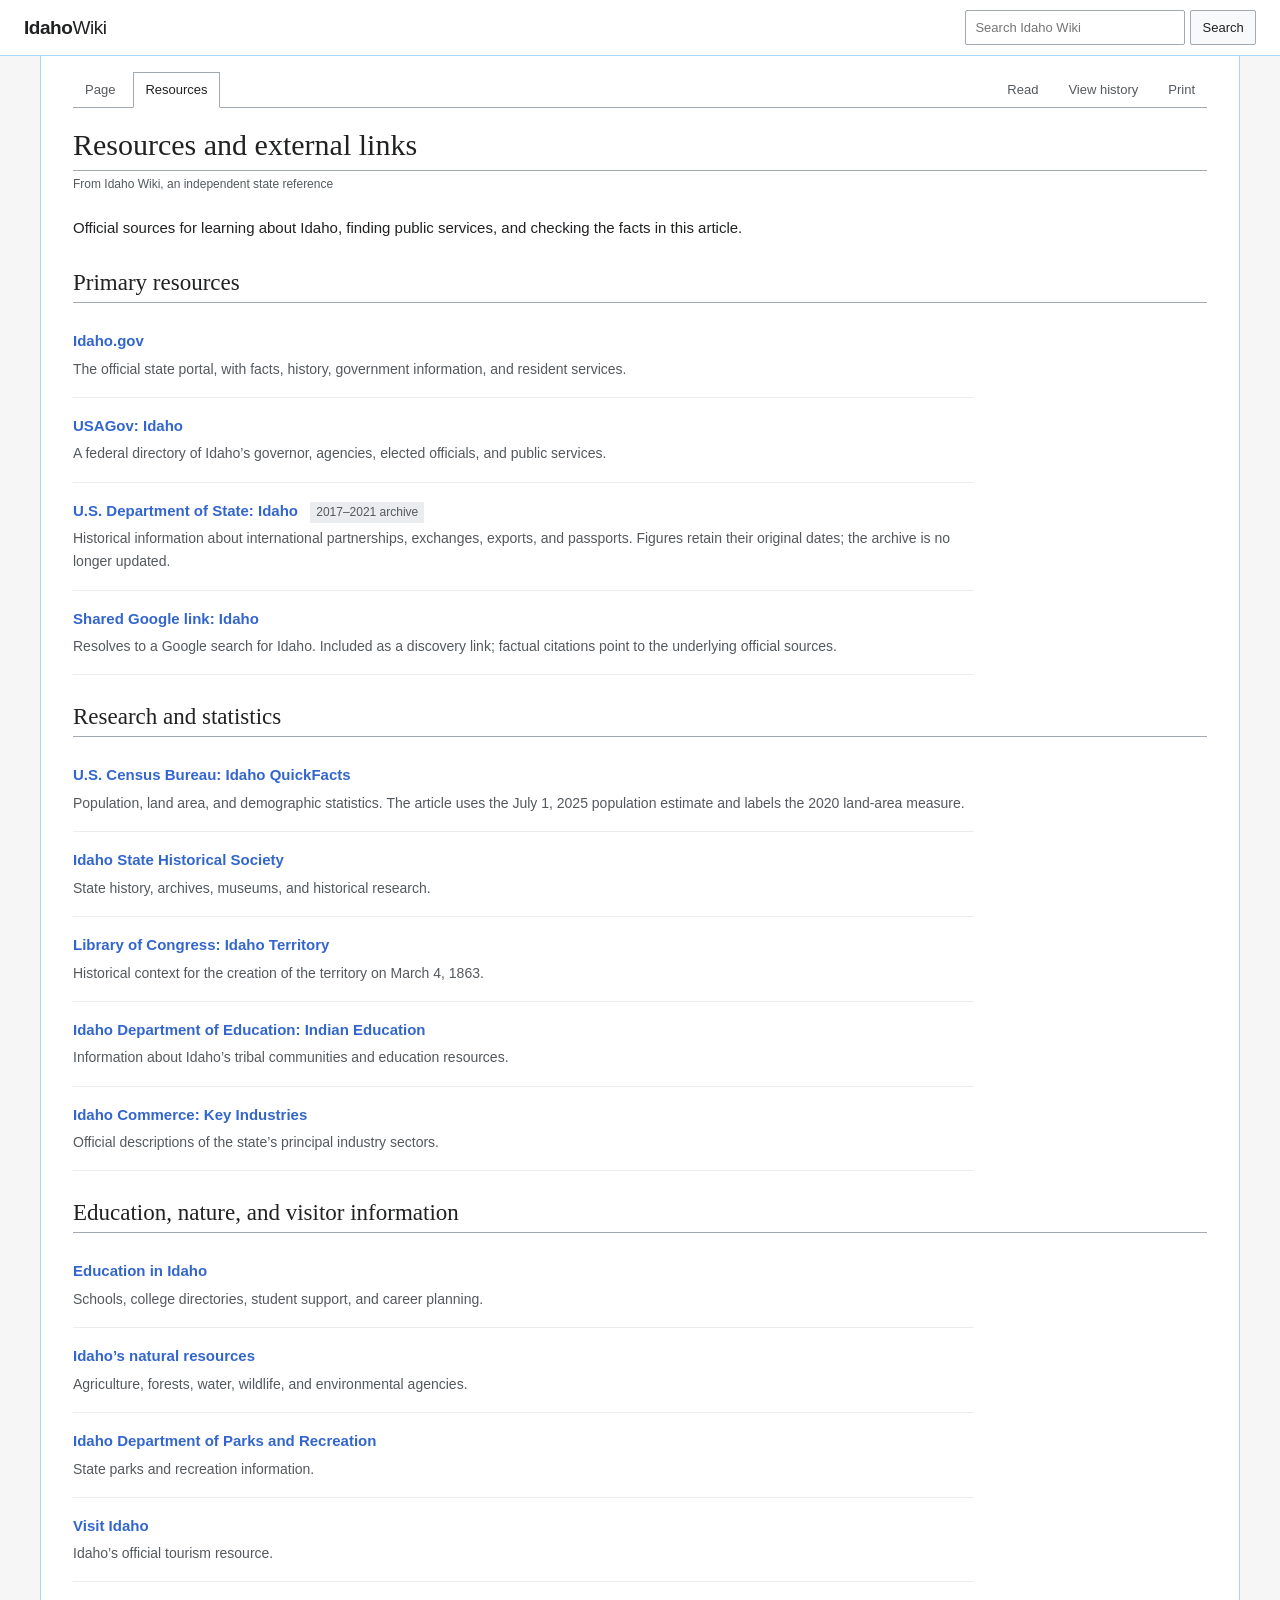
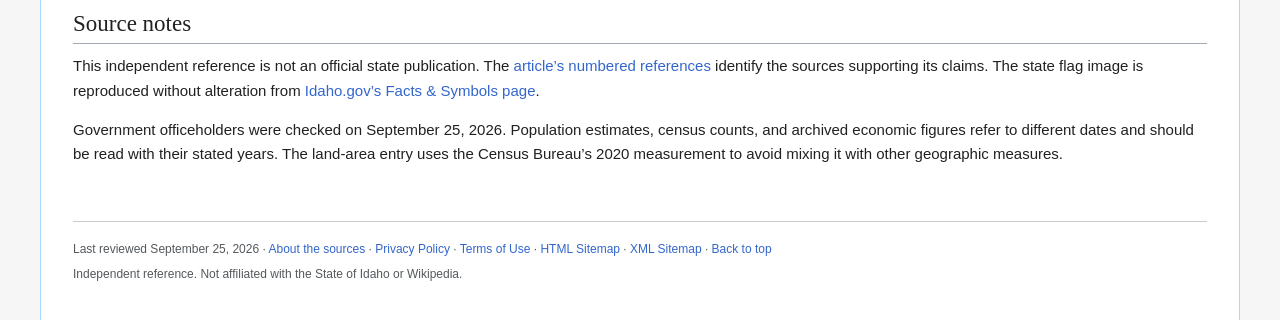
<file: resources/index.html>
<!DOCTYPE html>
<html lang="en"><head><meta charset="utf-8"><meta name="viewport" content="width=device-width, initial-scale=1"><title>Idaho Government, History &amp; Travel Resources | Idaho Wiki</title><meta name="description" content="Official Idaho government, Census, history, education, parks, tourism and natural-resource sources supporting the Idaho Wiki state reference."><meta name="robots" content="index, follow"><meta property="og:type" content="website"><meta property="og:site_name" content="Idaho Wiki"><meta property="og:locale" content="en_US"><meta property="og:title" content="Idaho Government, History &amp; Travel Resources"><meta property="og:description" content="Official Idaho government, Census, history, education, parks, tourism and natural-resource sources supporting the Idaho Wiki state reference."><meta property="og:url" content="https://idaho.wiki/resources/"><meta name="twitter:card" content="summary"><meta name="theme-color" content="#3366cc"><link rel="canonical" href="https://idaho.wiki/resources/"><link rel="icon" type="image/svg+xml" href="/assets/favicon.svg"><link rel="stylesheet" href="/assets/styles.css"><script src="/assets/search-index.js" defer></script><script src="/assets/wiki.js" defer></script>
<script type="application/ld+json">
{
  "@context": "https://schema.org",
  "@graph": [
    {
      "@type": "CollectionPage",
      "@id": "https://idaho.wiki/resources/#webpage",
      "url": "https://idaho.wiki/resources/",
      "name": "Idaho Government, History and Travel Resources",
      "description": "Official Idaho government, Census, history, education, parks, tourism and natural-resource sources supporting the Idaho Wiki state reference.",
      "isPartOf": {"@id": "https://idaho.wiki/#website"},
      "about": {"@id": "https://idaho.wiki/#idaho"},
      "mainEntity": {"@id": "https://idaho.wiki/resources/#resource-groups"},
      "dateModified": "2026-09-28",
      "inLanguage": "en-US"
    },
    {
      "@type": "ItemList",
      "@id": "https://idaho.wiki/resources/#resource-groups",
      "name": "Idaho source and resource groups",
      "itemListOrder": "https://schema.org/ItemListUnordered",
      "numberOfItems": 4,
      "itemListElement": [
        {"@type":"ListItem","position":1,"name":"Primary Idaho government resources"},
        {"@type":"ListItem","position":2,"name":"Idaho research and statistics"},
        {"@type":"ListItem","position":3,"name":"Idaho education, nature and visitor information"},
        {"@type":"ListItem","position":4,"name":"Idaho Wiki source notes"}
      ]
    }
  ]
}
</script></head>
<body><a class="skip-link" href="#content">Skip to content</a>
<header class="top-bar"><a class="top-bar-left" href="/" aria-label="Idaho Wiki home">Idaho<span>Wiki</span></a><form class="search-box" role="search"><label class="sr-only" for="wiki-search">Search Idaho Wiki</label><input id="wiki-search" type="search" placeholder="Search Idaho Wiki" autocomplete="off" aria-controls="search-results"><button type="submit">Search</button></form></header>
<main class="wiki-container" id="content"><nav class="tab-bar" aria-label="Article navigation"><ul class="tab-group"><li class=""><a href="/">Page</a></li><li class="selected"><a href="/resources/" aria-current="page">Resources</a></li></ul><ul class="tab-group"><li class=""><a href="/">Read</a></li><li class=""><a href="/history/">View history</a></li><li><button class="print-button" type="button" hidden>Print</button></li></ul></nav>
<div id="search-results" class="search-results" hidden><div class="search-results-heading"><strong id="search-status" role="status" aria-live="polite"></strong><button type="button" class="close-search">Close</button></div><ul></ul></div>
<h1 class="firstHeading">Resources and external links</h1><div class="siteSub">From Idaho Wiki, an independent state reference</div><article><p>Official sources for learning about Idaho, finding public services, and checking the facts in this article.</p>
<section aria-labelledby="primary-resources"><h2 id="primary-resources">Primary resources</h2><ul class="resource-list">
<li><a href="https://idaho.gov/">Idaho.gov</a><p>The official state portal, with facts, history, government information, and resident services.</p></li>
<li><a href="https://www.usa.gov/states/idaho">USAGov: Idaho</a><p>A federal directory of Idaho’s governor, agencies, elected officials, and public services.</p></li>
<li><a href="https://2017-2021.state.gov/states/idaho/">U.S. Department of State: Idaho</a> <span class="archive-label">2017–2021 archive</span><p>Historical information about international partnerships, exchanges, exports, and passports. Figures retain their original dates; the archive is no longer updated.</p></li>
<li><a href="https://share.google/lVFHtmWGU5eBlvdNQ">Shared Google link: Idaho</a><p>Resolves to a Google search for Idaho. Included as a discovery link; factual citations point to the underlying official sources.</p></li>
</ul></section>
<section aria-labelledby="research-resources"><h2 id="research-resources">Research and statistics</h2><ul class="resource-list">
<li><a href="https://www.census.gov/quickfacts/ID">U.S. Census Bureau: Idaho QuickFacts</a><p>Population, land area, and demographic statistics. The article uses the July 1, 2025 population estimate and labels the 2020 land-area measure.</p></li>
<li><a href="https://history.idaho.gov/">Idaho State Historical Society</a><p>State history, archives, museums, and historical research.</p></li>
<li><a href="https://www.loc.gov/item/today-in-history/mar04.html">Library of Congress: Idaho Territory</a><p>Historical context for the creation of the territory on March 4, 1863.</p></li>
<li><a href="https://www.sde.idaho.gov/about-us/departments/indian-education/">Idaho Department of Education: Indian Education</a><p>Information about Idaho’s tribal communities and education resources.</p></li>
<li><a href="https://commerce.idaho.gov/key-industries/">Idaho Commerce: Key Industries</a><p>Official descriptions of the state’s principal industry sectors.</p></li>
</ul></section>
<section aria-labelledby="resident-resources"><h2 id="resident-resources">Education, nature, and visitor information</h2><ul class="resource-list">
<li><a href="https://idaho.gov/for-residents/education/">Education in Idaho</a><p>Schools, college directories, student support, and career planning.</p></li>
<li><a href="https://idaho.gov/about-idaho/natural-resources/">Idaho’s natural resources</a><p>Agriculture, forests, water, wildlife, and environmental agencies.</p></li>
<li><a href="https://parksandrecreation.idaho.gov/">Idaho Department of Parks and Recreation</a><p>State parks and recreation information.</p></li>
<li><a href="https://visitidaho.org/">Visit Idaho</a><p>Idaho’s official tourism resource.</p></li>
</ul></section>
<section aria-labelledby="source-notes"><h2 id="source-notes">Source notes</h2>
<p>This independent reference is not an official state publication. The <a href="/#references">article’s numbered references</a> identify the sources supporting its claims. The state flag image is reproduced without alteration from <a href="https://idaho.gov/about-idaho/facts-symbols/">Idaho.gov’s Facts &amp; Symbols page</a>.</p>
<p>Government officeholders were checked on September 25, 2026. Population estimates, census counts, and archived economic figures refer to different dates and should be read with their stated years. The land-area entry uses the Census Bureau’s 2020 measurement to avoid mixing it with other geographic measures.</p>
</section></article>
<footer class="footer"><p>Last reviewed September 25, 2026 · <a href="/resources/#source-notes">About the sources</a> · <a href="/privacy/">Privacy Policy</a> · <a href="/terms/">Terms of Use</a> · <a href="/sitemap/">HTML Sitemap</a> · <a href="/sitemap.xml">XML Sitemap</a> · <a href="#content">Back to top</a></p><p>Independent reference. Not affiliated with the State of Idaho or Wikipedia.</p></footer></main></body></html>
</file>
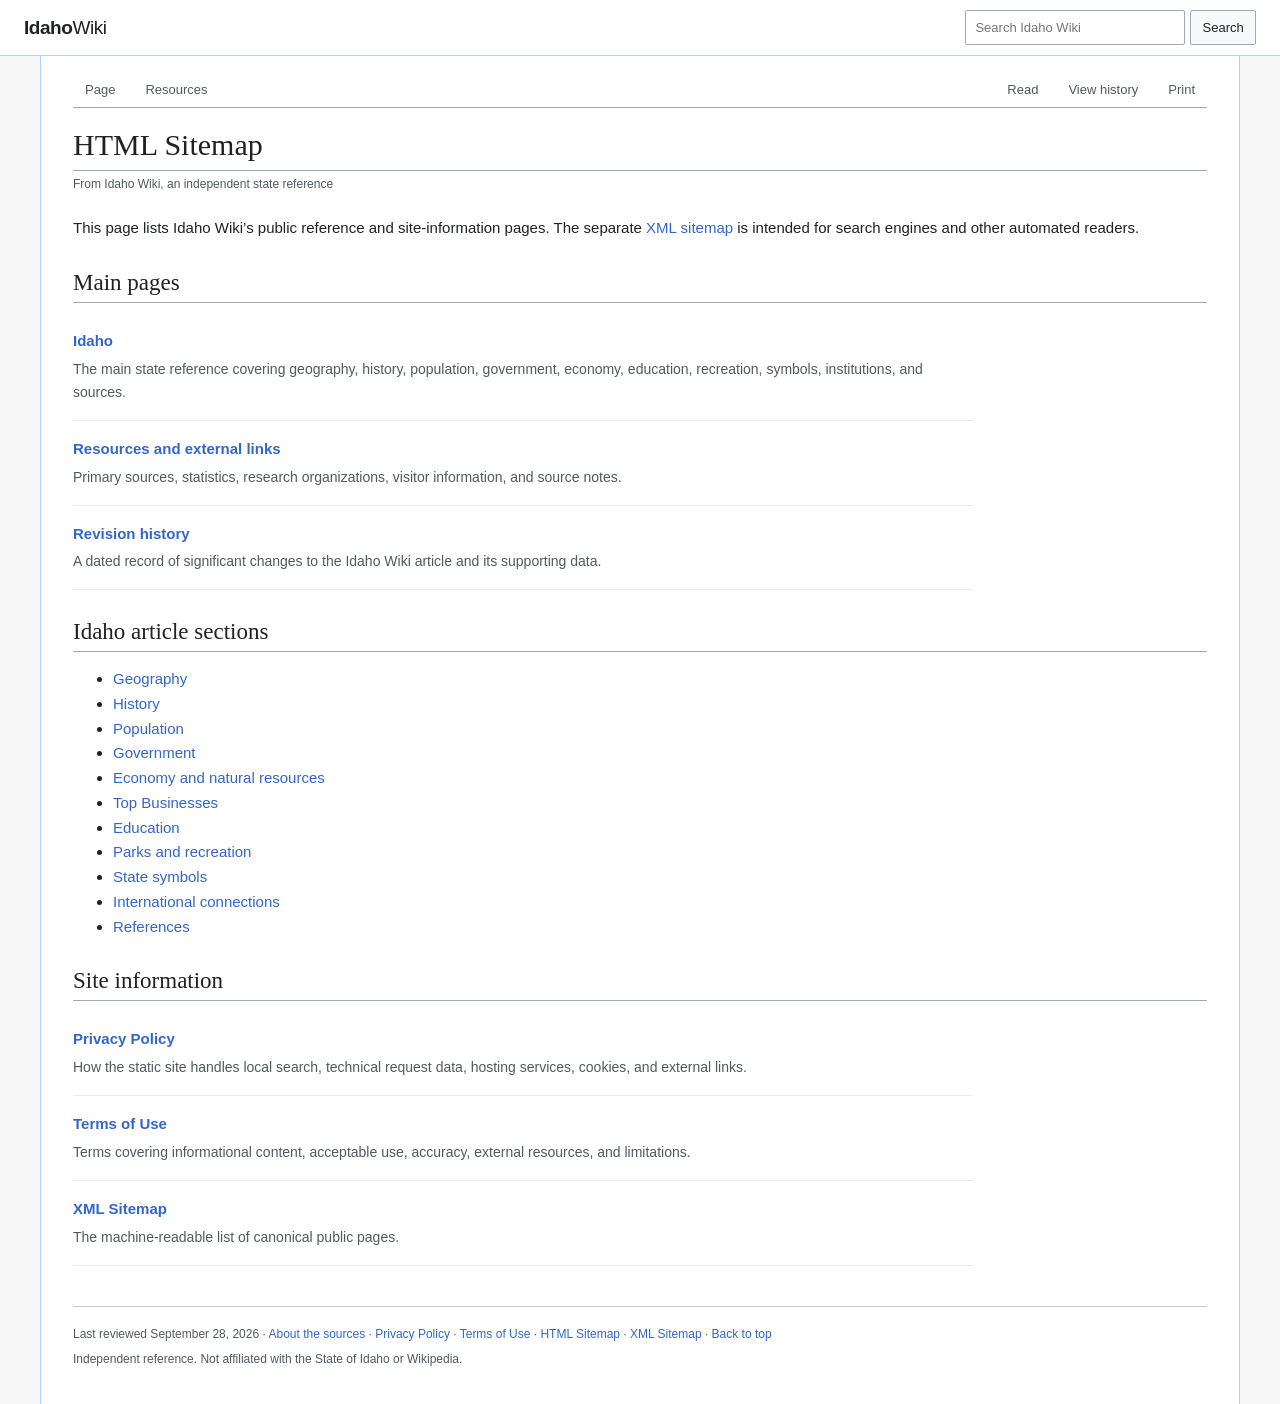
<file: sitemap/index.html>
<!DOCTYPE html>
<html lang="en">
<head>
<meta charset="utf-8">
<meta name="viewport" content="width=device-width, initial-scale=1">
<title>HTML Sitemap | Idaho Wiki</title>
<meta name="description" content="Browse the Idaho Wiki HTML sitemap for the Idaho article, sources, revision history, privacy policy, terms and major reference sections.">
<meta name="robots" content="index, follow">
<meta property="og:type" content="website">
<meta property="og:site_name" content="Idaho Wiki">
<meta property="og:locale" content="en_US">
<meta property="og:title" content="HTML Sitemap | Idaho Wiki">
<meta property="og:description" content="A structured directory of Idaho Wiki pages and major reference sections.">
<meta property="og:url" content="https://idaho.wiki/sitemap/">
<meta name="twitter:card" content="summary">
<meta name="theme-color" content="#3366cc">
<link rel="canonical" href="https://idaho.wiki/sitemap/">
<link rel="icon" type="image/svg+xml" href="/assets/favicon.svg">
<link rel="stylesheet" href="/assets/styles.css">
<script src="/assets/search-index.js" defer></script>
<script src="/assets/wiki.js" defer></script>
<script type="application/ld+json">
{
  "@context": "https://schema.org",
  "@graph": [
    {
      "@type": "Organization",
      "@id": "https://idaho.wiki/#organization",
      "name": "Idaho Wiki",
      "url": "https://idaho.wiki/"
    },
    {
      "@type": "WebSite",
      "@id": "https://idaho.wiki/#website",
      "url": "https://idaho.wiki/",
      "name": "Idaho Wiki",
      "publisher": {"@id": "https://idaho.wiki/#organization"}
    },
    {
      "@type": "CollectionPage",
      "@id": "https://idaho.wiki/sitemap/#webpage",
      "url": "https://idaho.wiki/sitemap/",
      "name": "HTML Sitemap | Idaho Wiki",
      "description": "A structured directory of Idaho Wiki pages and major article sections.",
      "isPartOf": {"@id": "https://idaho.wiki/#website"},
      "publisher": {"@id": "https://idaho.wiki/#organization"},
      "mainEntity": {"@id": "https://idaho.wiki/sitemap/#pages"},
      "dateModified": "2026-09-28"
    },
    {
      "@type": "ItemList",
      "@id": "https://idaho.wiki/sitemap/#pages",
      "name": "Idaho Wiki public pages",
      "numberOfItems": 6,
      "itemListElement": [
        {"@type":"ListItem","position":1,"name":"Idaho","url":"https://idaho.wiki/"},
        {"@type":"ListItem","position":2,"name":"Resources and external links","url":"https://idaho.wiki/resources/"},
        {"@type":"ListItem","position":3,"name":"Revision history","url":"https://idaho.wiki/history/"},
        {"@type":"ListItem","position":4,"name":"Privacy Policy","url":"https://idaho.wiki/privacy/"},
        {"@type":"ListItem","position":5,"name":"Terms of Use","url":"https://idaho.wiki/terms/"},
        {"@type":"ListItem","position":6,"name":"HTML Sitemap","url":"https://idaho.wiki/sitemap/"}
      ]
    }
  ]
}
</script>
</head>
<body><a class="skip-link" href="#content">Skip to content</a>
<header class="top-bar"><a class="top-bar-left" href="/" aria-label="Idaho Wiki home">Idaho<span>Wiki</span></a><form class="search-box" role="search"><label class="sr-only" for="wiki-search">Search Idaho Wiki</label><input id="wiki-search" type="search" placeholder="Search Idaho Wiki" autocomplete="off" aria-controls="search-results"><button type="submit">Search</button></form></header>
<main class="wiki-container" id="content"><nav class="tab-bar" aria-label="Article navigation"><ul class="tab-group"><li><a href="/">Page</a></li><li><a href="/resources/">Resources</a></li></ul><ul class="tab-group"><li><a href="/">Read</a></li><li><a href="/history/">View history</a></li><li><button class="print-button" type="button" hidden>Print</button></li></ul></nav>
<div id="search-results" class="search-results" hidden><div class="search-results-heading"><strong id="search-status" role="status" aria-live="polite"></strong><button type="button" class="close-search">Close</button></div><ul></ul></div>
<h1 class="firstHeading">HTML Sitemap</h1><div class="siteSub">From Idaho Wiki, an independent state reference</div>
<article><p>This page lists Idaho Wiki’s public reference and site-information pages. The separate <a href="/sitemap.xml">XML sitemap</a> is intended for search engines and other automated readers.</p>
<section aria-labelledby="main-pages"><h2 id="main-pages">Main pages</h2><ul class="resource-list">
<li><a href="/">Idaho</a><p>The main state reference covering geography, history, population, government, economy, education, recreation, symbols, institutions, and sources.</p></li>
<li><a href="/resources/">Resources and external links</a><p>Primary sources, statistics, research organizations, visitor information, and source notes.</p></li>
<li><a href="/history/">Revision history</a><p>A dated record of significant changes to the Idaho Wiki article and its supporting data.</p></li>
</ul></section>
<section aria-labelledby="article-sections"><h2 id="article-sections">Idaho article sections</h2><ul>
<li><a href="/#geography">Geography</a></li>
<li><a href="/#history">History</a></li>
<li><a href="/#population">Population</a></li>
<li><a href="/#government">Government</a></li>
<li><a href="/#economy">Economy and natural resources</a></li>
<li><a href="/#top-businesses">Top Businesses</a></li>
<li><a href="/#education">Education</a></li>
<li><a href="/#recreation">Parks and recreation</a></li>
<li><a href="/#symbols">State symbols</a></li>
<li><a href="/#international">International connections</a></li>
<li><a href="/#references">References</a></li>
</ul></section>
<section aria-labelledby="site-information"><h2 id="site-information">Site information</h2><ul class="resource-list">
<li><a href="/privacy/">Privacy Policy</a><p>How the static site handles local search, technical request data, hosting services, cookies, and external links.</p></li>
<li><a href="/terms/">Terms of Use</a><p>Terms covering informational content, acceptable use, accuracy, external resources, and limitations.</p></li>
<li><a href="/sitemap.xml">XML Sitemap</a><p>The machine-readable list of canonical public pages.</p></li>
</ul></section></article>
<footer class="footer"><p>Last reviewed September 28, 2026 · <a href="/resources/#source-notes">About the sources</a> · <a href="/privacy/">Privacy Policy</a> · <a href="/terms/">Terms of Use</a> · <a href="/sitemap/" aria-current="page">HTML Sitemap</a> · <a href="/sitemap.xml">XML Sitemap</a> · <a href="#content">Back to top</a></p><p>Independent reference. Not affiliated with the State of Idaho or Wikipedia.</p></footer></main></body></html>
</file>
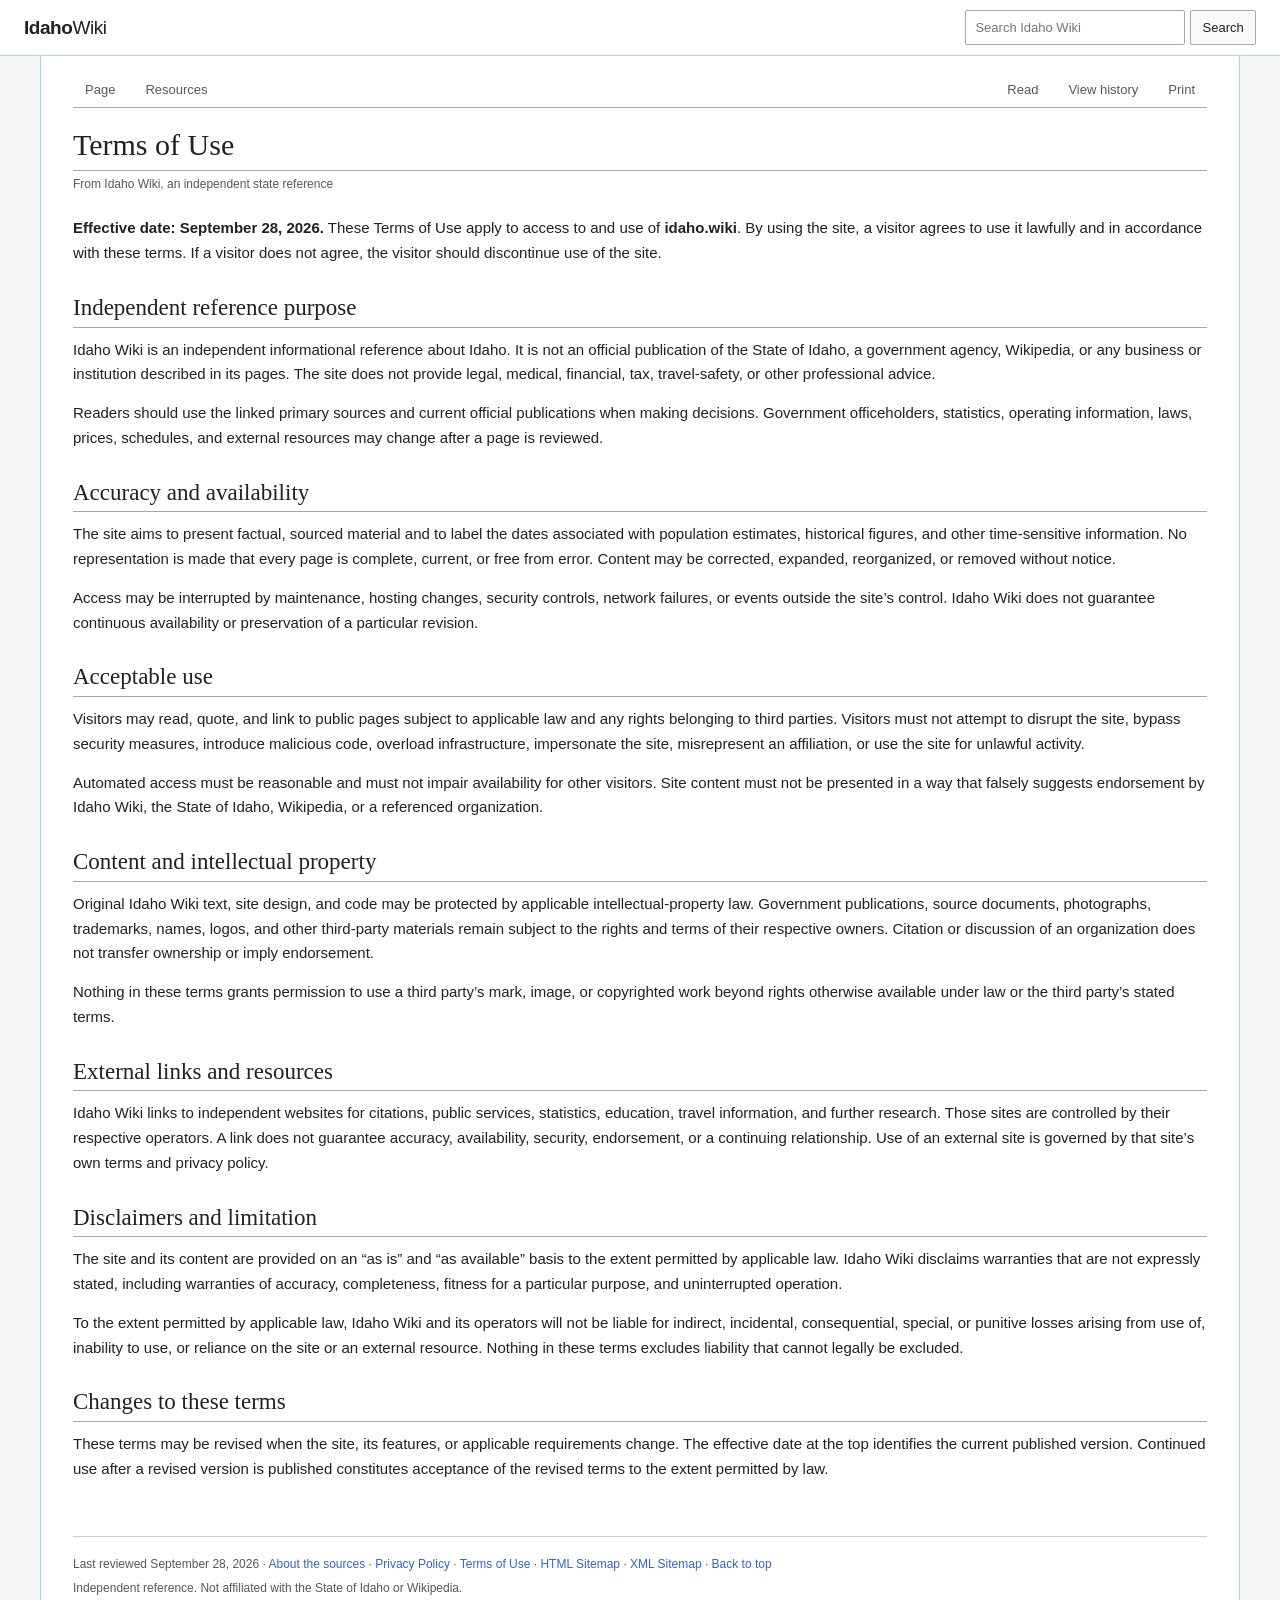
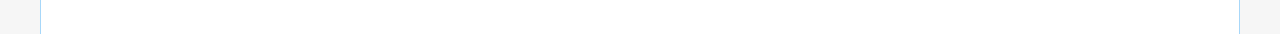
<file: terms/index.html>
<!DOCTYPE html>
<html lang="en">
<head>
<meta charset="utf-8">
<meta name="viewport" content="width=device-width, initial-scale=1">
<title>Terms of Use | Idaho Wiki</title>
<meta name="description" content="Review Idaho Wiki terms for informational content, acceptable use, accuracy, external resources, intellectual property and limitations.">
<meta name="robots" content="index, follow">
<meta property="og:type" content="website">
<meta property="og:site_name" content="Idaho Wiki">
<meta property="og:locale" content="en_US">
<meta property="og:title" content="Terms of Use | Idaho Wiki">
<meta property="og:description" content="Terms governing access to and use of Idaho Wiki’s independent informational reference pages.">
<meta property="og:url" content="https://idaho.wiki/terms/">
<meta name="twitter:card" content="summary">
<meta name="theme-color" content="#3366cc">
<link rel="canonical" href="https://idaho.wiki/terms/">
<link rel="icon" type="image/svg+xml" href="/assets/favicon.svg">
<link rel="stylesheet" href="/assets/styles.css">
<script src="/assets/search-index.js" defer></script>
<script src="/assets/wiki.js" defer></script>
<script type="application/ld+json">
{
  "@context": "https://schema.org",
  "@graph": [
    {
      "@type": "Organization",
      "@id": "https://idaho.wiki/#organization",
      "name": "Idaho Wiki",
      "url": "https://idaho.wiki/"
    },
    {
      "@type": "WebSite",
      "@id": "https://idaho.wiki/#website",
      "url": "https://idaho.wiki/",
      "name": "Idaho Wiki",
      "publisher": {"@id": "https://idaho.wiki/#organization"}
    },
    {
      "@type": "WebPage",
      "@id": "https://idaho.wiki/terms/#webpage",
      "url": "https://idaho.wiki/terms/",
      "name": "Terms of Use | Idaho Wiki",
      "description": "Terms of use for Idaho Wiki, an independent static reference website.",
      "isPartOf": {"@id": "https://idaho.wiki/#website"},
      "publisher": {"@id": "https://idaho.wiki/#organization"},
      "dateModified": "2026-09-28"
    }
  ]
}
</script>
</head>
<body><a class="skip-link" href="#content">Skip to content</a>
<header class="top-bar"><a class="top-bar-left" href="/" aria-label="Idaho Wiki home">Idaho<span>Wiki</span></a><form class="search-box" role="search"><label class="sr-only" for="wiki-search">Search Idaho Wiki</label><input id="wiki-search" type="search" placeholder="Search Idaho Wiki" autocomplete="off" aria-controls="search-results"><button type="submit">Search</button></form></header>
<main class="wiki-container" id="content"><nav class="tab-bar" aria-label="Article navigation"><ul class="tab-group"><li><a href="/">Page</a></li><li><a href="/resources/">Resources</a></li></ul><ul class="tab-group"><li><a href="/">Read</a></li><li><a href="/history/">View history</a></li><li><button class="print-button" type="button" hidden>Print</button></li></ul></nav>
<div id="search-results" class="search-results" hidden><div class="search-results-heading"><strong id="search-status" role="status" aria-live="polite"></strong><button type="button" class="close-search">Close</button></div><ul></ul></div>
<h1 class="firstHeading">Terms of Use</h1><div class="siteSub">From Idaho Wiki, an independent state reference</div>
<article>
<p><strong>Effective date: September 28, 2026.</strong> These Terms of Use apply to access to and use of <strong>idaho.wiki</strong>. By using the site, a visitor agrees to use it lawfully and in accordance with these terms. If a visitor does not agree, the visitor should discontinue use of the site.</p>
<section aria-labelledby="reference-purpose"><h2 id="reference-purpose">Independent reference purpose</h2>
<p>Idaho Wiki is an independent informational reference about Idaho. It is not an official publication of the State of Idaho, a government agency, Wikipedia, or any business or institution described in its pages. The site does not provide legal, medical, financial, tax, travel-safety, or other professional advice.</p>
<p>Readers should use the linked primary sources and current official publications when making decisions. Government officeholders, statistics, operating information, laws, prices, schedules, and external resources may change after a page is reviewed.</p></section>
<section aria-labelledby="accuracy"><h2 id="accuracy">Accuracy and availability</h2>
<p>The site aims to present factual, sourced material and to label the dates associated with population estimates, historical figures, and other time-sensitive information. No representation is made that every page is complete, current, or free from error. Content may be corrected, expanded, reorganized, or removed without notice.</p>
<p>Access may be interrupted by maintenance, hosting changes, security controls, network failures, or events outside the site’s control. Idaho Wiki does not guarantee continuous availability or preservation of a particular revision.</p></section>
<section aria-labelledby="acceptable-use"><h2 id="acceptable-use">Acceptable use</h2>
<p>Visitors may read, quote, and link to public pages subject to applicable law and any rights belonging to third parties. Visitors must not attempt to disrupt the site, bypass security measures, introduce malicious code, overload infrastructure, impersonate the site, misrepresent an affiliation, or use the site for unlawful activity.</p>
<p>Automated access must be reasonable and must not impair availability for other visitors. Site content must not be presented in a way that falsely suggests endorsement by Idaho Wiki, the State of Idaho, Wikipedia, or a referenced organization.</p></section>
<section aria-labelledby="intellectual-property"><h2 id="intellectual-property">Content and intellectual property</h2>
<p>Original Idaho Wiki text, site design, and code may be protected by applicable intellectual-property law. Government publications, source documents, photographs, trademarks, names, logos, and other third-party materials remain subject to the rights and terms of their respective owners. Citation or discussion of an organization does not transfer ownership or imply endorsement.</p>
<p>Nothing in these terms grants permission to use a third party’s mark, image, or copyrighted work beyond rights otherwise available under law or the third party’s stated terms.</p></section>
<section aria-labelledby="external-resources"><h2 id="external-resources">External links and resources</h2>
<p>Idaho Wiki links to independent websites for citations, public services, statistics, education, travel information, and further research. Those sites are controlled by their respective operators. A link does not guarantee accuracy, availability, security, endorsement, or a continuing relationship. Use of an external site is governed by that site’s own terms and privacy policy.</p></section>
<section aria-labelledby="disclaimers"><h2 id="disclaimers">Disclaimers and limitation</h2>
<p>The site and its content are provided on an “as is” and “as available” basis to the extent permitted by applicable law. Idaho Wiki disclaims warranties that are not expressly stated, including warranties of accuracy, completeness, fitness for a particular purpose, and uninterrupted operation.</p>
<p>To the extent permitted by applicable law, Idaho Wiki and its operators will not be liable for indirect, incidental, consequential, special, or punitive losses arising from use of, inability to use, or reliance on the site or an external resource. Nothing in these terms excludes liability that cannot legally be excluded.</p></section>
<section aria-labelledby="terms-updates"><h2 id="terms-updates">Changes to these terms</h2>
<p>These terms may be revised when the site, its features, or applicable requirements change. The effective date at the top identifies the current published version. Continued use after a revised version is published constitutes acceptance of the revised terms to the extent permitted by law.</p></section>
</article>
<footer class="footer"><p>Last reviewed September 28, 2026 · <a href="/resources/#source-notes">About the sources</a> · <a href="/privacy/">Privacy Policy</a> · <a href="/terms/" aria-current="page">Terms of Use</a> · <a href="/sitemap/">HTML Sitemap</a> · <a href="/sitemap.xml">XML Sitemap</a> · <a href="#content">Back to top</a></p><p>Independent reference. Not affiliated with the State of Idaho or Wikipedia.</p></footer></main></body></html>
</file>
<file: assets/styles.css>
:root { --paper: #fff; --background: #f6f6f6; --ink: #202122; --muted: #54595d; --link: #3366cc; --line: #a2a9b1; --blue-line: #a7d7f9; --panel: #f8f9fa; }
*, *::before, *::after { box-sizing: border-box; }
html { scroll-padding-top: 1rem; }
body { margin: 0; background: var(--background); color: var(--ink); font: 15px/1.65 sans-serif; }
a { color: var(--link); text-decoration: none; }
a:hover { text-decoration: underline; }
a:focus-visible, button:focus-visible, input:focus-visible, summary:focus-visible { outline: 2px solid var(--link); outline-offset: 3px; }
button, input { font: inherit; }
button { cursor: pointer; border: 1px solid var(--line); background: var(--panel); color: var(--ink); padding: .35rem .7rem; border-radius: 2px; }
button:hover { background: #eaecf0; }
button[hidden], [hidden] { display: none !important; }
.top-bar { background: var(--paper); border-bottom: 1px solid var(--blue-line); display: flex; justify-content: space-between; align-items: center; gap: 1rem; padding: 10px 24px; }
.top-bar-left { color: var(--ink); font-size: 19px; font-weight: 700; letter-spacing: -.45px; white-space: nowrap; }
.top-bar-left span { font-weight: 400; }
.top-bar-left:hover { text-decoration: none; }
.search-box { display: flex; gap: 5px; font-size: 13px; }
.search-box input { border: 1px solid var(--line); background: #fff; color: var(--ink); border-radius: 2px; padding: 5px 9px; width: 220px; min-width: 0; }
.wiki-container { max-width: 1200px; margin: 0 auto; background: var(--paper); border-left: 1px solid var(--blue-line); border-right: 1px solid var(--blue-line); min-height: calc(100vh - 57px); padding: 16px 32px 30px; }
.tab-bar { display: flex; justify-content: space-between; gap: 12px; border-bottom: 1px solid var(--line); margin-bottom: 18px; font-size: 13px; }
.tab-group { display: flex; list-style: none; margin: 0; padding: 0; align-items: end; }
.tab-group li { margin-right: 6px; }
.tab-group li:last-child { margin-right: 0; }
.tab-group a, .tab-group button { display: block; padding: 6px 11px; color: var(--muted); border: 1px solid transparent; background: transparent; white-space: nowrap; border-radius: 0; }
.tab-group .selected a { color: var(--ink); background: var(--paper); border-color: var(--line); border-bottom-color: #fff; margin-bottom: -1px; padding-bottom: 7px; }
h1, h2 { font-family: 'Linux Libertine', Georgia, 'Times New Roman', serif; font-weight: 400; line-height: 1.25; }
h1.firstHeading { font-size: 30px; margin: 0 0 4px; border-bottom: 1px solid var(--line); padding-bottom: 6px; }
.siteSub { font-size: 12px; color: var(--muted); margin-bottom: 22px; }
h2 { font-size: 23px; border-bottom: 1px solid var(--line); margin: 28px 0 10px; padding-bottom: 4px; overflow: hidden; }
h3 { font-size: 16px; margin: 20px 0 6px; }
p { margin: 0 0 14px; }
article { display: flow-root; }
section { scroll-margin-top: 1rem; }
.lead p:first-child { margin-top: 0; }
.infobox { border: 1px solid var(--line); background: var(--panel); padding: 5px; width: 306px; float: right; clear: right; margin: 0 0 22px 26px; font-size: 13px; line-height: 1.45; }
.infobox-title { font-size: 18px; font-weight: 700; text-align: center; padding: 7px 4px 0; }
.infobox-subtitle { text-align: center; color: var(--muted); font-size: 13px; padding-bottom: 8px; }
.infobox-image { margin: 0; padding: 5px 8px 12px; text-align: center; }
.infobox-image img { max-width: 100%; height: auto; display: block; width: 270px; border: 1px solid #c8ccd1; background: #eaecf0; }
figcaption { margin-top: 7px; font-size: 12px; }
.infobox table { width: 100%; border-collapse: collapse; }
.infobox th, .infobox td { vertical-align: top; text-align: left; padding: 6px 8px; overflow-wrap: anywhere; }
.infobox th { width: 36%; }
.infobox tr:nth-child(odd) { background: #f1f3f5; }
.muted { color: var(--muted); }
.toc { display: table; min-width: 255px; max-width: 100%; border: 1px solid var(--line); background: var(--panel); padding: 10px 16px; margin: 22px 0; font-size: 13px; }
.toc summary { font-weight: 700; cursor: pointer; text-align: center; }
.toc ol { margin: 9px 0 1px; padding-left: 22px; }
.toc li { padding: 1px 0 1px 2px; }
.reference { font-size: 11px; line-height: 0; padding: 0 1px; }
.reference a { white-space: nowrap; }
.wikitable { border-collapse: collapse; background: var(--panel); width: 100%; margin: 15px 0 22px; font-size: 14px; }
.wikitable caption { text-align: left; font-size: 13px; color: var(--muted); padding-bottom: 7px; }
.wikitable th, .wikitable td { border: 1px solid var(--line); padding: 8px 12px; text-align: left; vertical-align: top; }
.wikitable thead th { background: #eaecf0; }
.timeline th:first-child { width: 80px; }
.population td:nth-child(2) { font-variant-numeric: tabular-nums; white-space: nowrap; }
.symbols { max-width: 560px; }
.symbols th { width: 32%; }
.businesses th:first-child { width: 30%; }
#population, #references { clear: both; }
.source-date { font-size: 13px; color: var(--muted); }
.references { padding-left: 25px; font-size: 13px; line-height: 1.55; }
.references li { padding: 4px 0 6px 3px; overflow-wrap: anywhere; }
.references li:target, h2:target, .history-list li:target { background: #eef3ff; }
.ref-back { font-weight: 700; padding-right: 4px; }
.catlinks { border: 1px solid var(--line); background: var(--panel); padding: 8px 12px; margin-top: 30px; clear: both; font-size: 12px; }
.catlinks span { color: var(--line); padding: 0 6px; }
.resource-list { list-style: none; margin: 0; padding: 0; max-width: 900px; }
.resource-list li { padding: 16px 0; border-bottom: 1px solid #eaecf0; }
.resource-list li > a { font-weight: 700; }
.resource-list p { font-size: 14px; color: var(--muted); margin: 4px 0 0; }
.archive-label, .revision-label { display: inline-block; background: #eaecf0; font-size: 12px; padding: 1px 6px; margin-left: 8px; font-weight: 400; color: var(--muted); }
.history-note { padding: 12px 16px; border: 1px solid var(--line); background: var(--panel); margin: 20px 0; font-size: 14px; }
.history-list { list-style: none; padding: 0; margin: 0; }
.history-list li { padding: 20px 0; border-bottom: 1px dotted var(--line); }
.history-date { font-weight: 700; margin-bottom: 10px; }
.history-list p { max-width: 900px; }
.footer { clear: both; border-top: 1px solid #c8ccd1; padding-top: 18px; margin-top: 40px; font-size: 12px; color: var(--muted); }
.footer p { margin-bottom: 5px; }
.search-results { padding: 14px 18px; border: 1px solid var(--blue-line); background: var(--panel); margin: 0 0 22px; }
.search-results-heading { display: flex; align-items: center; justify-content: space-between; gap: 15px; font-size: 14px; }
.close-search { font-size: 12px; }
.search-results ul { padding-left: 20px; margin-bottom: 0; }
.search-results li { margin: 10px 0; }
.search-results p { font-size: 13px; color: var(--muted); margin: 2px 0; }
.sr-only { position: absolute; width: 1px; height: 1px; padding: 0; margin: -1px; overflow: hidden; clip: rect(0,0,0,0); white-space: nowrap; border: 0; }
.skip-link { position: absolute; top: -80px; left: 12px; background: #fff; padding: 10px; z-index: 10; border: 2px solid var(--link); }
.skip-link:focus { top: 8px; }
@media (max-width: 760px) {
  body { font-size: 15px; }
  .wiki-container { padding: 16px 20px 25px; }
  .infobox { width: 270px; margin-left: 18px; }
  .toc { min-width: 0; }
}
@media (max-width: 620px) {
  .top-bar { padding: 12px 16px; flex-wrap: wrap; gap: 10px; }
  .search-box { flex: 1 0 100%; }
  .search-box input { width: auto; flex: 1; font-size: 16px; }
  .search-box button { min-height: 38px; }
  .wiki-container { padding: 14px 16px 24px; border: 0; }
  .tab-bar { flex-wrap: wrap; gap: 0 12px; }
  .tab-group a, .tab-group button { padding: 9px 8px; }
  .tab-group .selected a { padding-bottom: 10px; }
  .tab-group li { margin-right: 0; }
  .infobox { float: none; width: 100%; max-width: 370px; margin: 0 auto 24px; font-size: 14px; }
  .infobox-image img { margin: 0 auto; }
  .toc { width: 100%; font-size: 14px; }
  .toc summary { text-align: left; }
  .toc li { padding-block: 3px; }
  .wikitable th, .wikitable td { padding: 7px 8px; overflow-wrap: anywhere; }
  .wikitable { font-size: 13px; }
  h1.firstHeading { font-size: 28px; }
  .archive-label { margin: 4px 0 0; }
}
@media print {
  body { color: #000; background: #fff; font-size: 10pt; }
  .top-bar, .tab-bar, .search-results, .skip-link, .toc, .catlinks, .print-button { display: none !important; }
  .wiki-container { max-width: none; min-height: 0; border: 0; padding: 0; }
  .infobox { width: 245px; font-size: 9pt; }
  a { color: #000; }
  h2, h3 { break-after: avoid; }
  tr, figure { break-inside: avoid; }
  .footer { margin-top: 20px; }
}
</file>
